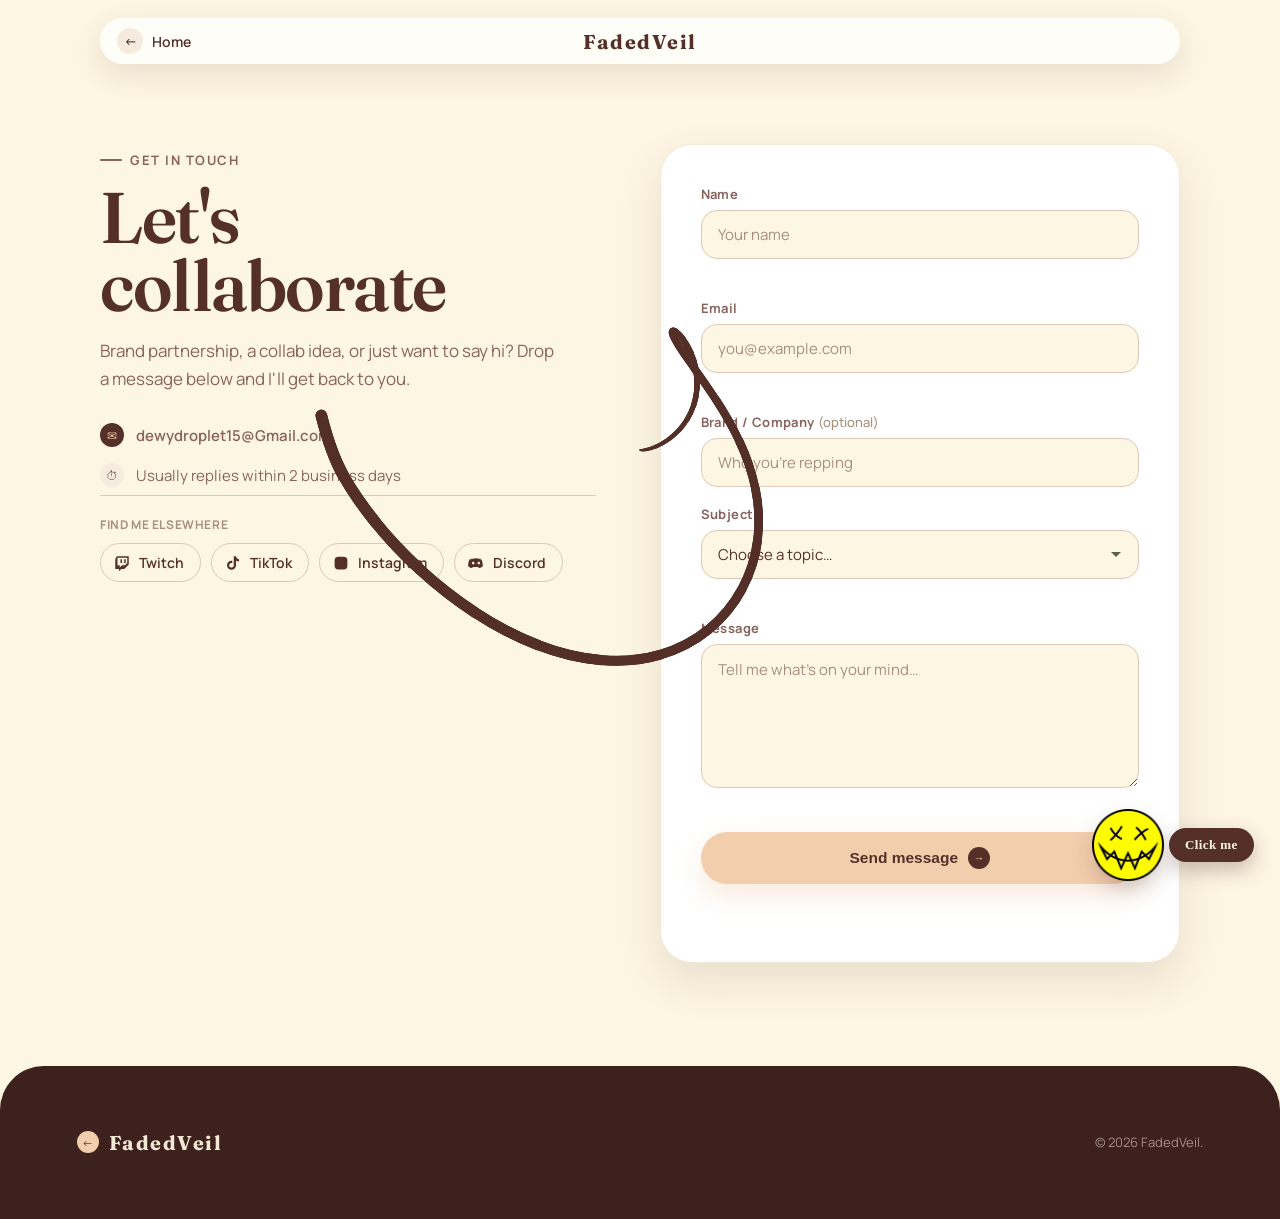
<file: pages/contactpage.html>
<!DOCTYPE html>
<html>

<head>
  <meta charset="utf-8">
  <meta name="viewport" content="width=device-width, initial-scale=1">

  <link rel="preconnect" href="https://fonts.googleapis.com">
  <link rel="preconnect" href="https://fonts.gstatic.com" crossorigin>
  <link href="https://fonts.googleapis.com/css2?family=Fraunces:opsz,wght@9..144,400;9..144,500;9..144,600;9..144,700&family=Manrope:wght@400;500;600;700&display=swap" rel="stylesheet">

  <link rel="stylesheet" href="../styles.css">
</head>

<body>

  <div class="wp-main">

    <!-- nav -->
    <header id="wp-navheader">
      <div id="wp-navbar">
        <a href="../index.html" class="wp-navlink-back wp-navL">
          <span class="wp-ico wp-ico--26 wp-ico--light">←</span>
          Home
        </a>
        <a href="../index.html" id="wp-logo">
          <span class="wp-wordmark">FadedVeil</span>
        </a>
      </div>
    </header>

    <!-- contact form -->
    <section class="wp-contact">
      <div class="wp-contact-grid">

        <!-- intro column -->
        <div class="wp-contact-intro">
          <span class="wp-eyebrow"><span class="wp-eyebrow-dash"></span>GET IN TOUCH</span>
          <h1 class="wp-heading wp-contact-title">Let's collaborate</h1>
          <p class="wp-contact-lead">
            Brand partnership, a collab idea, or just want to say hi?
            Drop a message below and I'll get back to you.
          </p>

          <ul class="wp-contact-points">
            <li class="wp-contact-point">
              <span class="wp-ico wp-ico--24 wp-ico--dark">✉</span>
              <a href="mailto:dewydroplet15@Gmail.com">dewydroplet15@Gmail.com</a>
            </li>
            <li class="wp-contact-point">
              <span class="wp-ico wp-ico--24 wp-ico--light">⏱</span>
              <span>Usually replies within 2 business days</span>
            </li>
          </ul>

          <div class="wp-contact-socials">
            <span class="wp-contact-socials-label">Find me elsewhere</span>
            <div class="wp-contact-social-links">

              <a href="https://www.twitch.tv/itz_fadedfrag" target="_blank" rel="noopener" class="wp-social-chip">
                <svg viewBox="0 0 24 24" class="wp-social-icon" aria-hidden="true">
                  <path d="M5 3 3 7v13h5v3l3-3h4l6-6V3H5Zm14 9-3 3h-4l-3 3v-3H6V5h13v7Z"/>
                  <path d="M15 7h2v5h-2zM10 7h2v5h-2z"/>
                </svg>
                <span>Twitch</span>
              </a>

              <a href="https://www.tiktok.com/@fadedfrag" target="_blank" rel="noopener" class="wp-social-chip">
                <svg viewBox="0 0 24 24" class="wp-social-icon" aria-hidden="true">
                  <path d="M16 3c.4 2.2 2 3.7 4 3.9V10c-1.5 0-2.9-.5-4-1.3V15a6 6 0 1 1-6-6c.3 0 .7 0 1 .1v3.1a3 3 0 1 0 2 2.8V3h3Z"/>
                </svg>
                <span>TikTok</span>
              </a>

              <a href="https://www.instagram.com/itz__fadedfrag" target="_blank" rel="noopener" class="wp-social-chip">
                <svg viewBox="0 0 24 24" class="wp-social-icon" aria-hidden="true">
                  <rect x="3.5" y="3.5" width="17" height="17" rx="5"/>
                  <circle cx="12" cy="12" r="4" fill="none" stroke="currentColor" stroke-width="1.6"/>
                  <circle cx="17" cy="7" r="1.1"/>
                </svg>
                <span>Instagram</span>
              </a>

              <a href="https://discord.com/invite/p7My4F4Hnc" target="_blank" rel="noopener" class="wp-social-chip">
                <svg viewBox="0 0 24 24" class="wp-social-icon" aria-hidden="true">
                  <path d="M8 5.5c-2.8.4-4.4 1.4-4.4 1.4S1.5 10.3 1.5 16.4c0 0 1.7 2.2 5.4 2.3l1-1.6c-.9-.3-1.8-.7-2.7-1.4.2.2.5.3.7.5 3.3 1.7 7.5 1.7 10.8 0 .2-.1.5-.3.7-.5-.9.7-1.8 1.1-2.7 1.4l1 1.6c3.7-.1 5.4-2.3 5.4-2.3 0-6.1-2.1-9.5-2.1-9.5S18.8 5.9 16 5.5l-.3.6c2.4.6 3.6 1.5 3.6 1.5-1.9-1-3.7-1.5-5.5-1.7-1.3-.1-2.6-.1-3.9 0-1.8.2-3.6.7-5.5 1.7 0 0 1.2-.9 3.6-1.5L8 5.5Zm.3 4.8c.9 0 1.7.8 1.7 1.8s-.8 1.8-1.7 1.8c-1 0-1.7-.8-1.7-1.8s.7-1.8 1.7-1.8Zm7.4 0c1 0 1.7.8 1.7 1.8s-.7 1.8-1.7 1.8c-.9 0-1.7-.8-1.7-1.8s.8-1.8 1.7-1.8Z"/>
                </svg>
                <span>Discord</span>
              </a>

            </div>
          </div>
        </div>

        <!-- form column -->
        <form class="wp-contact-card" id="wp-contact-form" novalidate>
          <div class="wp-field">
            <label class="wp-label" for="wp-name">Name</label>
            <input class="wp-input" id="wp-name" name="name" type="text" placeholder="Your name"
              autocomplete="name" required>
            <span class="wp-error" data-error-for="name"></span>
          </div>

          <div class="wp-field">
            <label class="wp-label" for="wp-email">Email</label>
            <input class="wp-input" id="wp-email" name="email" type="email" placeholder="you@example.com"
              autocomplete="email" required>
            <span class="wp-error" data-error-for="email"></span>
          </div>

          <div class="wp-field">
            <label class="wp-label" for="wp-company">Brand / Company <span class="wp-label-optional">(optional)</span></label>
            <input class="wp-input" id="wp-company" name="company" type="text" placeholder="Who you're repping"
              autocomplete="organization">
          </div>

          <div class="wp-field">
            <label class="wp-label" for="wp-subject">Subject</label>
            <select class="wp-input" id="wp-subject" name="subject" required>
              <option value="" disabled selected>Choose a topic…</option>
              <option value="sponsorship">Sponsorship / paid partnership</option>
              <option value="collab">Collab idea</option>
              <option value="design-work">Graphic design work / commission</option>
              <option value="press">Press / media</option>
              <option value="fan">Just saying hi</option>
              <option value="other">Something else</option>
            </select>
            <span class="wp-error" data-error-for="subject"></span>
          </div>

          <div class="wp-field">
            <label class="wp-label" for="wp-message">Message</label>
            <textarea class="wp-input wp-textarea" id="wp-message" name="message" rows="5"
              placeholder="Tell me what's on your mind…" required></textarea>
            <span class="wp-error" data-error-for="message"></span>
          </div>

          <button class="wp-btn wp-btn--yellow wp-contact-submit" type="submit">
            Send message
            <span class="wp-ico wp-ico--22 wp-ico--dark">→</span>
          </button>

          <p class="wp-contact-status" id="wp-contact-status" role="status" aria-live="polite"></p>
        </form>

      </div>
    </section>


    <!-- footer -->
    <footer class="wp-game-footer">
      <a href="../index.html" class="wp-game-footer-back">
        <span class="wp-ico wp-ico--22 wp-ico--yellow">←</span>
        <span class="wp-wordmark">
          FadedVeil
        </span>
      </a>
      <span class="wp-game-copyright">© 2026 FadedVeil.</span>
    </footer>

  </div>

  <canvas></canvas>

  <!-- ===== PRODUCT PROMO WIDGET ===== -->
  <a href="promo.html" id="wp-promo-widget" aria-label="Check out our new product">
    <span class="wp-promo-icon">
      <span class="wp-promo-ring"></span>
      <img src="../assets/promo_assets/icon.png" alt="">
    </span>
    <span class="wp-promo-label">Click me</span>
  </a>

  <script src="../scripts/contact.js"></script>
  <script src="../scripts/cursor.js" type="module"></script>
  <script src="../scripts/promo-widget.js" type="module"></script>

</body>

</html>
</file>
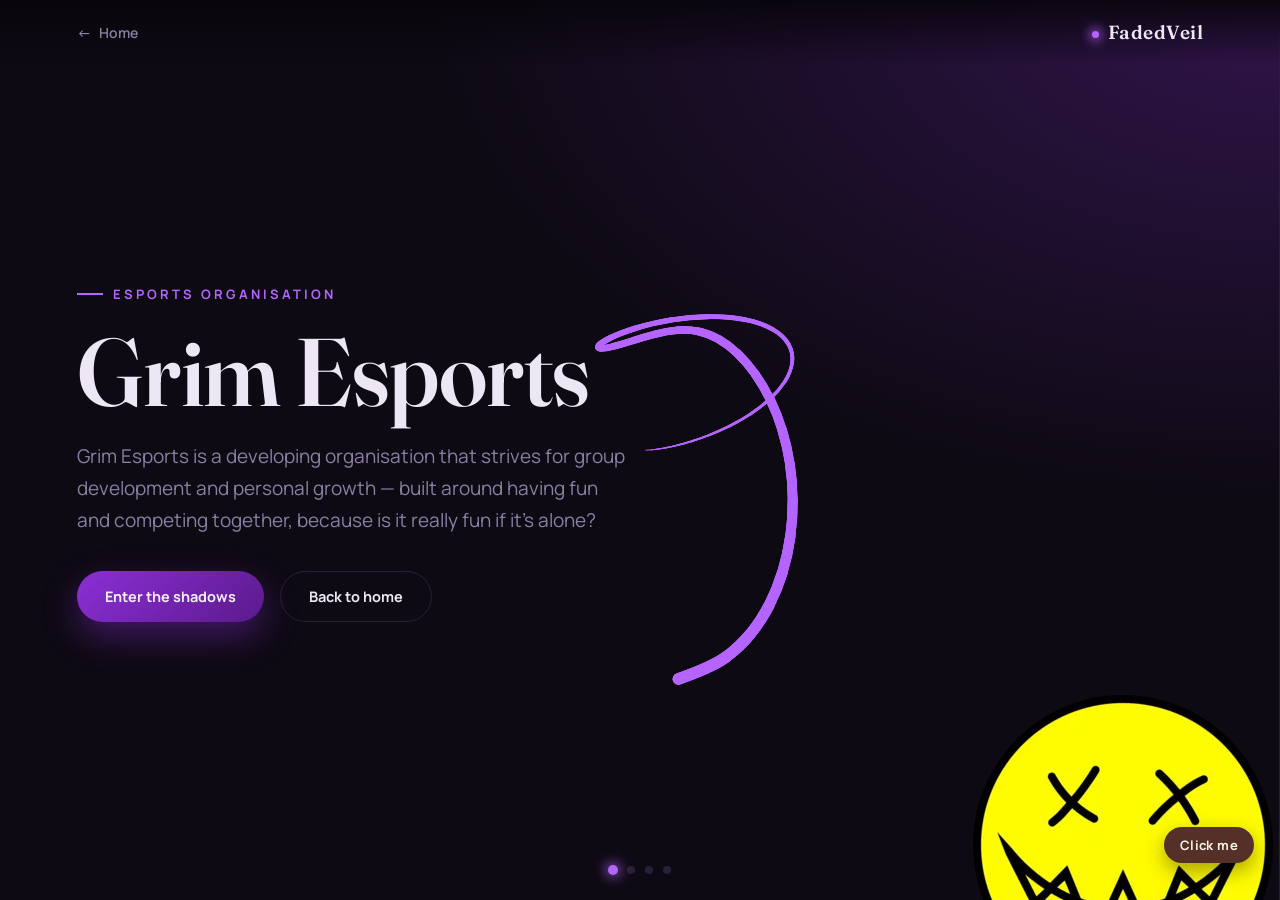
<file: pages/grim.html>
<!DOCTYPE html>
<html>

<head>
  <meta charset="utf-8">
  <meta name="viewport" content="width=device-width, initial-scale=1">

  <link rel="preconnect" href="https://fonts.googleapis.com">
  <link rel="preconnect" href="https://fonts.gstatic.com" crossorigin>
  <link href="https://fonts.googleapis.com/css2?family=Fraunces:opsz,wght@9..144,400;9..144,500;9..144,600;9..144,700&family=Manrope:wght@400;500;600;700&display=swap" rel="stylesheet">

  <title>Grim — FadedVeil</title>

  <style>
    /*=================================================================
      Grim Reaper palette — near-black void + violet accent, with a
      faint sickly-green undertone in the shadows for that "reaper's
      scythe glow" feel.
    =================================================================*/
    :root {
      --grim-bg:        #07050a;
      --grim-surface:   #0e0a14;
      --grim-surface-2: #150f1e;
      --grim-line:      #2a1f38;
      --grim-text:      #ece6f5;
      --grim-text-soft: #8b7fa3;
      --grim-accent:    #8b2fd6;
      --grim-accent-2:  #5b1a8c;
      --grim-glow:      #b565ff;
      --grim-mist:      #3fdca0;   /* faint spectral green, used sparingly */

      --cursor-color: #b565ff;
      --wp-gutter: clamp(24px, 6vw, 84px);
    }

    * { box-sizing: border-box; }
    html, body {
      margin: 0;
      padding: 0;
      cursor: none;
      background: var(--grim-bg);
    }
    body {
      font-family: 'Manrope', sans-serif;
      color: var(--grim-text);
    }
    /* Desktop/tablet only: lock the page to one screen and hand scrolling
       over to the horizontal track below. Written mobile-first (as a
       min-width query) so phones just get normal, native vertical
       document scrolling with nothing overridden or fought against. */
    @media (min-width: 761px) {
      html, body {
        height: 100vh;
        overflow: hidden; /* the horizontal scroller owns scrolling */
        overscroll-behavior: none;
      }
    }
    canvas {
      position: fixed;
      top: 0; left: 0;
      width: 100%; height: 100%;
      pointer-events: none;
      z-index: 999;
    }
    h1, h2, h3 {
      font-family: 'Fraunces', serif;
      font-weight: 600;
      margin: 0;
      letter-spacing: -.5px;
    }
    a { color: inherit; }

    /* faint drifting fog, purely decorative, sits above bg / below content */
    .wp-grim-fog {
      position: fixed;
      inset: 0;
      z-index: 0;
      pointer-events: none;
      background:
        radial-gradient(60% 50% at 15% 20%, rgba(139,47,214,.16), transparent 60%),
        radial-gradient(50% 40% at 85% 75%, rgba(63,220,160,.05), transparent 60%),
        radial-gradient(70% 60% at 50% 100%, rgba(91,26,140,.20), transparent 60%);
    }

    /*=================================================================
      NAV — fixed, sits above the horizontal scroller, unaffected by
      the rotated scroll
    =================================================================*/
    #wp-grim-nav {
      position: fixed;
      top: 0; left: 0; right: 0;
      z-index: 50;
      padding: 20px var(--wp-gutter);
      display: flex;
      align-items: center;
      justify-content: space-between;
      background: linear-gradient(180deg, rgba(7,5,10,.9) 0%, rgba(7,5,10,0) 100%);
    }
    .wp-grim-navlink-back {
      display: inline-flex;
      align-items: center;
      gap: 8px;
      text-decoration: none;
      font-weight: 600;
      font-size: 14px;
      color: var(--grim-text-soft);
      transition: color .18s ease;
    }
    .wp-grim-navlink-back:hover { color: var(--grim-text); }
    .wp-grim-wordmark {
      font-family: 'Fraunces', serif;
      font-weight: 600;
      font-size: 19px;
      text-decoration: none;
      color: var(--grim-text);
      letter-spacing: .5px;
    }
    .wp-grim-wordmark::before {
      content: '';
      display: inline-block;
      width: 7px; height: 7px;
      border-radius: 50%;
      background: var(--grim-glow);
      box-shadow: 0 0 12px 2px var(--grim-glow);
      margin-right: 9px;
      vertical-align: middle;
    }

    /* progress dots — one per panel, shows where you are along the
       horizontal scroll. Fixed at bottom center. */
    #wp-grim-dots {
      position: fixed;
      bottom: 26px;
      left: 50%;
      transform: translateX(-50%);
      z-index: 50;
      display: flex;
      gap: 10px;
    }
    .wp-grim-dot {
      width: 8px; height: 8px;
      border-radius: 50%;
      background: var(--grim-line);
      border: none;
      padding: 0;
      cursor: none;
      transition: background .2s ease, transform .2s ease, box-shadow .2s ease;
    }
    .wp-grim-dot.is-active {
      background: var(--grim-glow);
      box-shadow: 0 0 10px 1px var(--grim-glow);
      transform: scale(1.25);
    }

    /* subtle scroll hint, fades out once the user has moved */
    #wp-grim-hint {
      position: fixed;
      bottom: 96px;
      right: var(--wp-gutter);
      z-index: 50;
      display: flex;
      align-items: center;
      gap: 8px;
      font-size: 12px;
      letter-spacing: 1.5px;
      text-transform: uppercase;
      color: var(--grim-text-soft);
      transition: opacity .5s ease;
    }
    #wp-grim-hint span.wp-grim-arrow {
      display: inline-block;
      animation: wpgrimnudge 1.6s ease-in-out infinite;
    }
    @keyframes wpgrimnudge {
      0%, 100% { transform: translateX(0); }
      50% { transform: translateX(6px); }
    }
    #wp-grim-hint.is-hidden { opacity: 0; }

    /*=================================================================
      HORIZONTAL SCROLLER — the "rotated 90°" behaviour: panels sit in
      a row, the container scrolls on the X axis with snap points.
      A wheel listener converts normal vertical scroll input into
      horizontal movement so it behaves like a vertical page turned
      on its side; trackpad users can also just scroll sideways.
    =================================================================*/
    #wp-grim-track {
      display: block;
    }
    #wp-grim-track::-webkit-scrollbar { display: none; }
    #wp-grim-track { scrollbar-width: none; }

    .wp-grim-panel {
      width: auto;
      min-height: 100vh;
      display: flex;
      flex-direction: column;
      text-align: left;
      align-items: flex-start;
      position: relative;
      border-bottom: 1px solid var(--grim-line);
      padding: 120px 24px 70px;
    }

    @media (min-width: 761px) {
      #wp-grim-track {
        height: 100vh;
        width: 100vw;
        display: flex;
        overflow-x: auto;
        overflow-y: hidden;
        scroll-snap-type: x mandatory;
        scroll-behavior: smooth;
        position: relative;
        z-index: 1;
      }

      .wp-grim-panel {
        flex: 0 0 100vw;
        width: 100vw;
        height: 100vh;
        min-height: 0;
        scroll-snap-align: start;
        flex-direction: row;
        align-items: center;
        text-align: inherit;
        overflow: hidden;
        border-right: 1px solid var(--grim-line);
        border-bottom: none;
        padding: 0;
      }
    }

    /* ---------- Panel 1 — hero ---------- */
    .wp-grim-panel--hero {
      background:
        radial-gradient(120% 100% at 100% 0%, rgba(139,47,214,.28), transparent 55%),
        var(--grim-surface);
      padding: 0 var(--wp-gutter);
    }
    .wp-grim-hero-eyebrow {
      display: inline-flex;
      align-items: center;
      gap: 10px;
      font-size: 13px;
      font-weight: 700;
      letter-spacing: 3px;
      text-transform: uppercase;
      color: var(--grim-glow);
      margin-bottom: 22px;
    }
    .wp-grim-hero-eyebrow::before {
      content: '';
      width: 26px; height: 2px;
      background: var(--grim-glow);
    }
    .wp-grim-panel--hero h1 {
      font-size: clamp(48px, 8vw, 96px);
      line-height: .96;
      margin-bottom: 22px;
      max-width: 12ch;
    }
    .wp-grim-panel--hero p {
      font-size: clamp(16px, 1.6vw, 19px);
      line-height: 1.7;
      color: var(--grim-text-soft);
      max-width: 46ch;
      margin: 0 0 34px;
    }
    .wp-grim-hero-buttons {
      display: flex;
      gap: 16px;
      flex-wrap: wrap;
    }
    .wp-grim-btn {
      display: inline-flex;
      align-items: center;
      gap: 10px;
      text-decoration: none;
      font-weight: 700;
      font-size: 14.5px;
      padding: 15px 28px;
      border-radius: 999px;
      transition: transform .18s ease, box-shadow .18s ease;
    }
    .wp-grim-btn--fill {
      background: linear-gradient(135deg, var(--grim-accent), var(--grim-accent-2));
      color: #f6eeff;
      box-shadow: 0 14px 34px rgba(139,47,214,.4);
    }
    .wp-grim-btn--fill:hover { transform: translateY(-3px); }
    .wp-grim-btn--outline {
      border: 1.5px solid var(--grim-line);
      color: var(--grim-text);
    }
    .wp-grim-btn--outline:hover { border-color: var(--grim-glow); color: var(--grim-glow); }

    /* ---------- Panel 2 — schedule / designs ---------- */
    .wp-grim-panel--schedule {
      background: var(--grim-bg);
      justify-content: center;
      padding: 0 var(--wp-gutter);
      gap: clamp(28px, 4vw, 64px);
    }
    .wp-grim-schedule-copy {
      flex: 0 0 auto;
      max-width: 320px;
    }
    .wp-grim-schedule-copy .wp-grim-hero-eyebrow { color: var(--grim-mist); }
    .wp-grim-schedule-copy .wp-grim-hero-eyebrow::before { background: var(--grim-mist); }
    .wp-grim-schedule-copy h2 {
      font-size: clamp(28px, 3.4vw, 40px);
      margin-bottom: 16px;
    }
    .wp-grim-schedule-copy p {
      font-size: 15px;
      line-height: 1.7;
      color: var(--grim-text-soft);
    }
    .wp-grim-schedule-img {
      max-height: 74vh;
      width: auto;
      max-width: 46vw;
      border-radius: 20px;
      border: 1px solid var(--grim-line);
      box-shadow: 0 30px 70px rgba(0,0,0,.6), 0 0 60px rgba(139,47,214,.12);
    }

    /* ---------- Panel 3 — about / mission ---------- */
    .wp-grim-panel--about {
      background:
        radial-gradient(90% 90% at 0% 100%, rgba(63,220,160,.06), transparent 55%),
        var(--grim-surface-2);
      justify-content: center;
      padding: 0 var(--wp-gutter);
    }
    .wp-grim-about-inner {
      max-width: 620px;
    }
    .wp-grim-about-inner p {
      font-size: clamp(17px, 1.7vw, 20px);
      line-height: 1.75;
      color: var(--grim-text);
      margin: 0 0 22px;
    }
    .wp-grim-about-inner p:last-of-type { margin-bottom: 0; }
    .wp-grim-welcome {
      color: var(--grim-glow);
      font-size: clamp(30px, 4vw, 42px);
      font-family: 'Fraunces', serif;
      margin: 36px 0 !important;
      text-shadow: 0 0 30px rgba(181,101,255,.4);
    }

    /* ---------- Panel 4 — closing / footer ---------- */
    .wp-grim-panel--end {
      background: var(--grim-bg);
      justify-content: center;
      text-align: center;
      padding: 0 var(--wp-gutter);
    }
    .wp-grim-end-inner { max-width: 520px; }
    .wp-grim-end-inner .wp-grim-wordmark {
      display: inline-flex;
      align-items: center;
      justify-content: center;
      font-size: 26px;
      margin-bottom: 22px;
    }
    .wp-grim-end-inner p {
      font-size: 16px;
      line-height: 1.7;
      color: var(--grim-text-soft);
      margin: 0 0 30px;
    }
    .wp-grim-end-footer {
      margin-top: 20px;
      padding-top: 20px;
      border-top: 1px solid var(--grim-line);
      display: flex;
      align-items: center;
      justify-content: center;
      gap: 20px;
      flex-wrap: wrap;
      font-size: 13px;
      color: var(--grim-text-soft);
    }
    .wp-grim-end-footer a { text-decoration: none; }
    .wp-grim-end-footer a:hover { color: var(--grim-text); }

    /*=================================================================
      Narrow screens (base layout — see the min-width: 761px query
      above for the desktop horizontal-scroller version): the progress
      dots and "scroll" hint only make sense for the horizontal
      scroller, so hide them, and keep the schedule panel stacked.
    =================================================================*/
    .wp-grim-schedule-img { max-width: 100%; max-height: none; }
    @media (max-width: 760px) {
      #wp-grim-dots, #wp-grim-hint { display: none; }
    }
    @media (min-width: 761px) {
      .wp-grim-panel--schedule { flex-direction: row; }
      .wp-grim-schedule-img { max-height: 74vh; max-width: 46vw; }
    }

    /*=================================================================
      Product promo — floating "click me" widget (self-contained copy,
      since this page doesn't load the shared styles.css)
    =================================================================*/
    #wp-promo-widget {
        position: fixed;
        right: 26px;
        bottom: 26px;
        z-index: 1200;
        display: flex;
        align-items: center;
        gap: 12px;
        text-decoration: none;
        opacity: 0;
        transform: translateY(50px) scale(.4) rotate(-15deg);
        animation: wppromo-in .75s cubic-bezier(.34,1.56,.64,1) 1.1s forwards;
        cursor: pointer;
    }
    #wp-promo-widget .wp-promo-icon {
        position: relative;
        flex: none;
        width: 58px;
        height: 58px;
        border-radius: 50%;
        background: linear-gradient(145deg, #f2cead, #e2a86b);
        display: flex;
        align-items: center;
        justify-content: center;
        font-size: 26px;
        box-shadow: 0 10px 26px rgba(0,0,0,.4);
        transition: transform .18s ease;
    }
    #wp-promo-widget .wp-promo-ring {
        position: absolute;
        inset: -6px;
        border-radius: 50%;
        border: 2px solid rgba(242,206,173,.75);
        opacity: 0;
    }
    #wp-promo-widget.wp-promo-settled .wp-promo-ring {
        animation: wppromo-pulse 2.2s ease-out infinite;
    }
    #wp-promo-widget .wp-promo-label {
        background: #543029;
        color: #fdf6e3;
        font-weight: 700;
        font-size: 13px;
        letter-spacing: .4px;
        padding: 9px 16px;
        border-radius: 999px;
        white-space: nowrap;
        box-shadow: 0 8px 20px rgba(0,0,0,.35);
        opacity: 0;
        transform: translateX(8px);
        transition: opacity .3s ease, transform .3s ease;
    }
    #wp-promo-widget.wp-promo-settled .wp-promo-label {
        opacity: 1;
        transform: translateX(0);
    }
    #wp-promo-widget:hover .wp-promo-icon {
        transform: scale(1.08);
    }
    @keyframes wppromo-in {
        0%   { opacity: 0; transform: translateY(50px) scale(.4) rotate(-15deg); }
        55%  { opacity: 1; transform: translateY(-10px) scale(1.1) rotate(6deg); }
        75%  { transform: translateY(4px) scale(.96) rotate(-3deg); }
        100% { opacity: 1; transform: translateY(0) scale(1) rotate(0); }
    }
    @keyframes wppromo-pulse {
        0%   { transform: scale(1);   opacity: .55; }
        100% { transform: scale(1.5); opacity: 0; }
    }
    @media (prefers-reduced-motion: reduce) {
        #wp-promo-widget { animation: none; opacity: 1; transform: none; }
        #wp-promo-widget .wp-promo-ring { animation: none; }
    }
    @media (max-width: 480px) {
        #wp-promo-widget { right: 16px; bottom: 16px; gap: 8px; }
        #wp-promo-widget .wp-promo-icon { width: 50px; height: 50px; font-size: 22px; }
        #wp-promo-widget .wp-promo-label { font-size: 11.5px; padding: 7px 12px; }
    }
  </style>
</head>

<body>

  <canvas></canvas>
  <div class="wp-grim-fog"></div>

  <header id="wp-grim-nav">
    <a href="../index.html" class="wp-grim-navlink-back">
      <span>←</span> Home
    </a>
    <a href="../index.html" class="wp-grim-wordmark">FadedVeil</a>
  </header>

  <div id="wp-grim-track">

    <!-- Panel 1: hero -->
    <section class="wp-grim-panel wp-grim-panel--hero">
      <div>
        <div class="wp-grim-hero-eyebrow">Esports Organisation</div>
        <h1>Grim Esports</h1>
        <p>
          Grim Esports is a developing organisation that strives for group development and personal
          growth — built around having fun and competing together, because is it really fun if it's alone?
        </p>
        <div class="wp-grim-hero-buttons">
          <a href="#about" class="wp-grim-btn wp-grim-btn--fill" data-grim-scrollto="about">
            Enter the shadows
          </a>
          <a href="../index.html" class="wp-grim-btn wp-grim-btn--outline">
            Back to home
          </a>
        </div>
      </div>
    </section>

    <!-- Panel 2: schedule -->
    <section class="wp-grim-panel wp-grim-panel--schedule">
      <div class="wp-grim-schedule-copy">
        <div class="wp-grim-hero-eyebrow">What do I do</div>
        <h2>GRM FadedVeil</h2>
        <p>Streamer and Social Media Manager for Grim Esports — building community, creating content, and keeping the brand alive online.</p>
      </div>
      <img class="wp-grim-schedule-img" src="../assets/grim_assets/Pooksie_hub_18.png" alt="Grim Esports weekly stream schedule">
    </section>

    <!-- Panel 3: about / mission -->
    <section id="about" class="wp-grim-panel wp-grim-panel--about">
      <div class="wp-grim-about-inner">
        <p>
          The organisation branches out into more than just the competitive gaming field — it focuses on engaging
          with the community, Grim players, and content creators' personal development. We want to create a place
          where we can build friendships, develop skills and spark ambition.
        </p>
        <p>
          From the competitive teams to the joy of content creation and community involvement — Grim has it all.
        </p>
        <p>
          We are built upon teamwork, respect, dedication and community, with one simple mission in mind:
          to support current and upcoming talent within the esports community.
        </p>
        <p class="wp-grim-welcome">Welcome to Grim Esports</p>
      </div>
    </section>

    <!-- Panel 4: closing -->
    <section class="wp-grim-panel wp-grim-panel--end">
      <div class="wp-grim-end-inner">
        <a href="../index.html" class="wp-grim-wordmark">FadedVeil</a>
        <p>Enter the shadows. Build your legacy and become a supporter of the Grim organisation.</p>
        <div class="wp-grim-end-footer">
          <span>© 2026 FadedVeil.</span>
          <a href="../index.html">Back to home</a>
        </div>
      </div>
    </section>

  </div>

  <div id="wp-grim-dots"></div>
  <div id="wp-grim-hint"><span>Scroll</span><span class="wp-grim-arrow">→</span></div>

  <script>
    (function () {
      const track = document.getElementById('wp-grim-track');
      const panels = Array.from(track.querySelectorAll('.wp-grim-panel'));
      const dotsWrap = document.getElementById('wp-grim-dots');
      const hint = document.getElementById('wp-grim-hint');

      // build progress dots
      const dots = panels.map((panel, i) => {
        const b = document.createElement('button');
        b.className = 'wp-grim-dot';
        b.setAttribute('aria-label', 'Go to section ' + (i + 1));
        b.addEventListener('click', () => {
          track.scrollTo({ left: panel.offsetLeft, behavior: 'smooth' });
        });
        dotsWrap.appendChild(b);
        return b;
      });

      function isMobileLayout() {
        return window.matchMedia('(max-width: 760px)').matches;
      }

      function updateDots() {
        if (isMobileLayout()) return;
        const idx = Math.round(track.scrollLeft / window.innerWidth);
        dots.forEach((d, i) => d.classList.toggle('is-active', i === idx));
      }
      updateDots();
      track.addEventListener('scroll', updateDots, { passive: true });

      // convert normal vertical scroll input (mouse wheel / trackpad-up-down)
      // into a jump to the next/previous section, so one scroll gesture =
      // one section change (like paging through the vertical site, just
      // sideways). A short lockout stops a single gesture firing many
      // times. Trackpad swipes that are already mostly horizontal are
      // left alone so natural sideways scrolling still works.
      let wheelLocked = false;
      track.addEventListener('wheel', (e) => {
        if (isMobileLayout()) return;

        const horizontalIntent = Math.abs(e.deltaX) > Math.abs(e.deltaY);
        if (horizontalIntent) return; // let native horizontal scroll happen

        e.preventDefault();
        if (wheelLocked) return;
        if (Math.abs(e.deltaY) < 4) return; // ignore tiny/noise events

        const idx = Math.round(track.scrollLeft / window.innerWidth);
        const dir = e.deltaY > 0 ? 1 : -1;
        const next = Math.max(0, Math.min(panels.length - 1, idx + dir));

        if (next !== idx) {
          wheelLocked = true;
          track.scrollTo({ left: panels[next].offsetLeft, behavior: 'smooth' });
          setTimeout(() => { wheelLocked = false; }, 700);
        }
      }, { passive: false });

      // keyboard left/right/arrow navigation between panels
      window.addEventListener('keydown', (e) => {
        if (isMobileLayout()) return;
        if (e.key !== 'ArrowRight' && e.key !== 'ArrowLeft') return;
        const idx = Math.round(track.scrollLeft / window.innerWidth);
        const next = e.key === 'ArrowRight' ? Math.min(idx + 1, panels.length - 1) : Math.max(idx - 1, 0);
        track.scrollTo({ left: panels[next].offsetLeft, behavior: 'smooth' });
      });

      // fade the scroll hint once the user has moved
      track.addEventListener('scroll', () => {
        if (track.scrollLeft > 40) hint.classList.add('is-hidden');
      }, { passive: true });

      // smooth-scroll for the in-page "Enter the shadows" link
      document.querySelectorAll('[data-grim-scrollto]').forEach(a => {
        a.addEventListener('click', (e) => {
          const target = document.getElementById(a.getAttribute('data-grim-scrollto'));
          if (target) {
            e.preventDefault();
            track.scrollTo({ left: target.offsetLeft, behavior: 'smooth' });
          }
        });
      });
    })();
  </script>

  <!-- ===== PRODUCT PROMO WIDGET ===== -->
  <a href="promo.html" id="wp-promo-widget" aria-label="Check out our new product">
    <span class="wp-promo-icon">
      <span class="wp-promo-ring"></span>
      <img src="../assets/promo_assets/icon.png" alt="">
    </span>
    <span class="wp-promo-label">Click me</span>
  </a>

  <script src="../scripts/cursor.js" type="module"></script>
  <script src="../scripts/promo-widget.js" type="module"></script>

</body>

</html>
</file>
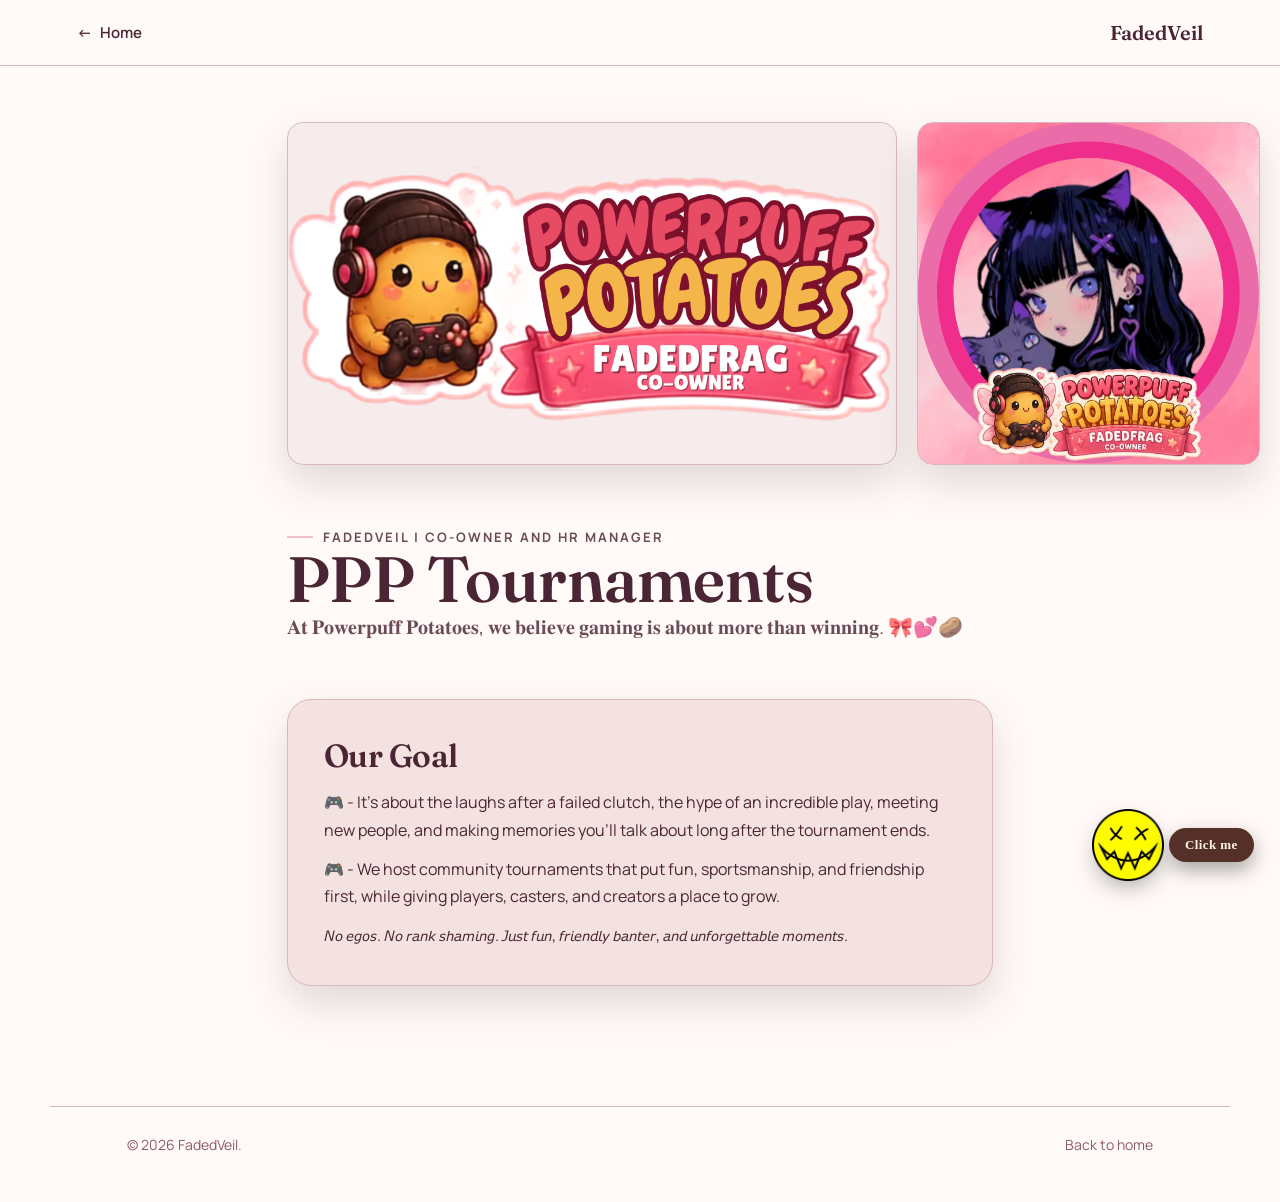
<file: pages/ppp.html>
<!DOCTYPE html>
<html>

<head>
  <meta charset="utf-8">
  <meta name="viewport" content="width=device-width, initial-scale=1">

  <link rel="preconnect" href="https://fonts.googleapis.com">
  <link rel="preconnect" href="https://fonts.gstatic.com" crossorigin>
  <link href="https://fonts.googleapis.com/css2?family=Fraunces:opsz,wght@9..144,400;9..144,500;9..144,600;9..144,700&family=Manrope:wght@400;500;600;700&display=swap" rel="stylesheet">

  <link rel="stylesheet" href="../styles-info.css">

  <!-- page-specific palette override — edit these to taste -->
  <style>
    :root {
      --info-bg:          #f6ecec;
      --info-surface:     #fffaf8;
      --info-surface-alt: #f3e2e0;
      --info-text:        #4a2634;
      --info-text-soft:   #8c5b68;
      --info-accent:      #e8b4bc;
      --info-accent-text: #4a2634;
      --info-border:      #d9b8bd;
      --info-shadow:      rgba(74, 38, 52, .16);

      --cursor-color: #e8b4bc; /* matches this page's accent */
    }

    /*=================================================================
      Product promo — floating "click me" widget (self-contained copy,
      since this page doesn't load the shared styles.css)
    =================================================================*/
    #wp-promo-widget {
        position: fixed;
        right: 26px;
        bottom: 26px;
        z-index: 1200;
        display: flex;
        align-items: center;
        gap: 12px;
        text-decoration: none;
        opacity: 0;
        transform: translateY(50px) scale(.4) rotate(-15deg);
        animation: wppromo-in .75s cubic-bezier(.34,1.56,.64,1) 1.1s forwards;
        cursor: pointer;
    }
    #wp-promo-widget .wp-promo-icon {
        position: relative;
        flex: none;
        width: 58px;
        height: 58px;
        border-radius: 50%;
        background: linear-gradient(145deg, #f2cead, #e2a86b);
        display: flex;
        align-items: center;
        justify-content: center;
        font-size: 26px;
        box-shadow: 0 10px 26px rgba(0,0,0,.4);
        transition: transform .18s ease;
    }
    #wp-promo-widget .wp-promo-ring {
        position: absolute;
        inset: -6px;
        border-radius: 50%;
        border: 2px solid rgba(242,206,173,.75);
        opacity: 0;
    }
    #wp-promo-widget.wp-promo-settled .wp-promo-ring {
        animation: wppromo-pulse 2.2s ease-out infinite;
    }
    #wp-promo-widget .wp-promo-label {
        background: #543029;
        color: #fdf6e3;
        font-weight: 700;
        font-size: 13px;
        letter-spacing: .4px;
        padding: 9px 16px;
        border-radius: 999px;
        white-space: nowrap;
        box-shadow: 0 8px 20px rgba(0,0,0,.35);
        opacity: 0;
        transform: translateX(8px);
        transition: opacity .3s ease, transform .3s ease;
    }
    #wp-promo-widget.wp-promo-settled .wp-promo-label {
        opacity: 1;
        transform: translateX(0);
    }
    #wp-promo-widget:hover .wp-promo-icon {
        transform: scale(1.08);
    }
    @keyframes wppromo-in {
        0%   { opacity: 0; transform: translateY(50px) scale(.4) rotate(-15deg); }
        55%  { opacity: 1; transform: translateY(-10px) scale(1.1) rotate(6deg); }
        75%  { transform: translateY(4px) scale(.96) rotate(-3deg); }
        100% { opacity: 1; transform: translateY(0) scale(1) rotate(0); }
    }
    @keyframes wppromo-pulse {
        0%   { transform: scale(1);   opacity: .55; }
        100% { transform: scale(1.5); opacity: 0; }
    }
    @media (prefers-reduced-motion: reduce) {
        #wp-promo-widget { animation: none; opacity: 1; transform: none; }
        #wp-promo-widget .wp-promo-ring { animation: none; }
    }
    @media (max-width: 480px) {
        #wp-promo-widget { right: 16px; bottom: 16px; gap: 8px; }
        #wp-promo-widget .wp-promo-icon { width: 50px; height: 50px; font-size: 22px; }
        #wp-promo-widget .wp-promo-label { font-size: 11.5px; padding: 7px 12px; }
    }
  </style>

  <title>PPP Tournaments — FadedVeil</title>
</head>

<body>

  <canvas></canvas>

  <div class="wp-info-main">

    <header id="wp-info-navheader">
      <div id="wp-info-navbar">
        <a href="../index.html" class="wp-info-navlink-back">
          <span>←</span>
          Home
        </a>
        <a href="../index.html" class="wp-info-wordmark">FadedVeil</a>
      </div>
    </header>

    <!-- two image tiles above the title -->
    <div class="wp-info-top-images">
      <div class="wp-info-top-imageL" style="background-image: url('../assets/ppp_assets/ppp_logo.png');"></div>
      <div class="wp-info-top-imageR" style="background-image: url('../assets/ppp_assets/Pooksie_hub_9.png');"></div>
    </div>

    <section class="wp-info-hero wp-info-hero--plain">
      <div class="wp-info-eyebrow">
        <span class="wp-info-eyebrow-dash"></span>
        FadedVeil | Co-Owner and HR Manager
      </div>
      <h1>PPP Tournaments</h1>
      <p class="wp-info-hero-lead">
        𝐀𝐭 𝐏𝐨𝐰𝐞𝐫𝐩𝐮𝐟𝐟 𝐏𝐨𝐭𝐚𝐭𝐨𝐞𝐬, 𝐰𝐞 𝐛𝐞𝐥𝐢𝐞𝐯𝐞 𝐠𝐚𝐦𝐢𝐧𝐠 𝐢𝐬 𝐚𝐛𝐨𝐮𝐭 𝐦𝐨𝐫𝐞 𝐭𝐡𝐚𝐧 𝐰𝐢𝐧𝐧𝐢𝐧𝐠. 🎀💕🥔
      </p>
    </section>

    <div class="wp-info-body">

      <div class="wp-info-section wp-info-card">
        <h2>Our Goal</h2>
        <p>
          🎮 - It's about the laughs after a failed clutch, the hype of an incredible play, meeting new people, and making memories you'll talk about long after the tournament ends.
        </p>
        <p>
          🎮 - We host community tournaments that put fun, sportsmanship, and friendship first, while giving players, casters, and creators a place to grow.
        </p>
        <p>
          𝘕𝘰 𝘦𝘨𝘰𝘴. 𝘕𝘰 𝘳𝘢𝘯𝘬 𝘴𝘩𝘢𝘮𝘪𝘯𝘨. 𝘑𝘶𝘴𝘵 𝘧𝘶𝘯, 𝘧𝘳𝘪𝘦𝘯𝘥𝘭𝘺 𝘣𝘢𝘯𝘵𝘦𝘳, 𝘢𝘯𝘥 𝘶𝘯𝘧𝘰𝘳𝘨𝘦𝘵𝘵𝘢𝘣𝘭𝘦 𝘮𝘰𝘮𝘦𝘯𝘵𝘴.
        </p>
      </div>

    </div>

    <footer class="wp-info-footer">
      <span>© 2026 FadedVeil.</span>
      <a href="../index.html">Back to home</a>
    </footer>

  </div>

  <script type="module">
    // Custom build of tholman/cursor-effects' fairyDustCursor — the library
    // only exposes a `colors` option, not size, so this is the same effect
    // with the sparkle font bumped up (21px -> 38px) for bigger particles.
    function fairyDustCursor(options) {
      const colors = (options && options.colors) || ["#D61C59", "#E7D84B", "#1B8798"];
      const el = (options && options.element) || document.body;
      let width = window.innerWidth, height = window.innerHeight;
      const cursor = { x: width / 2, y: width / 2 };
      const lastPos = { x: width / 2, y: width / 2 };
      const particles = [];
      const canvImages = [];
      let canvas, context, animationFrame;
      const SPARKLE_SIZE = "38px serif"; // bumped up from the library default of 21px
      const reduceMotion = window.matchMedia("(prefers-reduced-motion: reduce)");
      const isMobile = window.matchMedia("(max-width: 760px), (hover: none), (pointer: coarse)");

      function init() {
        if (reduceMotion.matches || isMobile.matches) {
          return false;
        }
        canvas = document.createElement("canvas");
        context = canvas.getContext("2d");
        canvas.style.top = "0px";
        canvas.style.left = "0px";
        canvas.style.pointerEvents = "none";
        if (options && options.element) {
          canvas.style.position = "absolute";
          el.appendChild(canvas);
          canvas.width = el.clientWidth;
          canvas.height = el.clientHeight;
        } else {
          canvas.style.position = "fixed";
          el.appendChild(canvas);
          canvas.width = width;
          canvas.height = height;
        }
        context.font = SPARKLE_SIZE;
        context.textBaseline = "middle";
        context.textAlign = "center";

        colors.forEach((color) => {
          const measurements = context.measureText("*");
          const cvs = document.createElement("canvas");
          const ctx = cvs.getContext("2d");
          cvs.width = measurements.width;
          cvs.height = measurements.actualBoundingBoxAscent + measurements.actualBoundingBoxDescent;
          ctx.fillStyle = color;
          ctx.textAlign = "center";
          ctx.font = SPARKLE_SIZE;
          ctx.textBaseline = "middle";
          ctx.fillText("*", cvs.width / 2, measurements.actualBoundingBoxAscent);
          canvImages.push(cvs);
        });

        el.addEventListener("mousemove", onMouseMove);
        el.addEventListener("touchmove", onTouchMove, { passive: true });
        el.addEventListener("touchstart", onTouchMove, { passive: true });
        window.addEventListener("resize", onWindowResize);
        loop();
      }

      function onWindowResize() {
        width = window.innerWidth;
        height = window.innerHeight;
        if (options && options.element) {
          canvas.width = el.clientWidth;
          canvas.height = el.clientHeight;
        } else {
          canvas.width = width;
          canvas.height = height;
        }
      }

      function onTouchMove(e) {
        if (e.touches.length > 0) {
          for (let i = 0; i < e.touches.length; i++) {
            addParticle(e.touches[i].clientX, e.touches[i].clientY, canvImages[Math.floor(Math.random() * canvImages.length)]);
          }
        }
      }

      function onMouseMove(e) {
        window.requestAnimationFrame(() => {
          if (options && options.element) {
            const rect = el.getBoundingClientRect();
            cursor.x = e.clientX - rect.left;
            cursor.y = e.clientY - rect.top;
          } else {
            cursor.x = e.clientX;
            cursor.y = e.clientY;
          }
          if (Math.hypot(cursor.x - lastPos.x, cursor.y - lastPos.y) > 1.5) {
            addParticle(cursor.x, cursor.y, canvImages[Math.floor(Math.random() * canvImages.length)]);
            lastPos.x = cursor.x;
            lastPos.y = cursor.y;
          }
        });
      }

      function addParticle(x, y, img) {
        particles.push(new Particle(x, y, img));
      }

      function updateParticles() {
        if (particles.length === 0) return;
        context.clearRect(0, 0, width, height);
        for (let i = 0; i < particles.length; i++) particles[i].update(context);
        for (let i = particles.length - 1; i >= 0; i--) if (particles[i].lifeSpan < 0) particles.splice(i, 1);
        if (particles.length === 0) context.clearRect(0, 0, width, height);
      }

      function loop() {
        updateParticles();
        animationFrame = requestAnimationFrame(loop);
      }

      function destroy() {
        canvas.remove();
        cancelAnimationFrame(animationFrame);
        el.removeEventListener("mousemove", onMouseMove);
        el.removeEventListener("touchmove", onTouchMove);
        el.removeEventListener("touchstart", onTouchMove);
        window.removeEventListener("resize", onWindowResize);
      }

      function Particle(x, y, canv) {
        this.initialLifeSpan = Math.floor(30 * Math.random() + 60);
        this.lifeSpan = this.initialLifeSpan;
        this.velocity = { x: (Math.random() < 0.5 ? -1 : 1) * (Math.random() / 2), y: 0.7 * Math.random() + 0.9 };
        this.position = { x, y };
        this.canv = canv;
        this.update = function (ctx) {
          this.position.x += this.velocity.x;
          this.position.y += this.velocity.y;
          this.lifeSpan--;
          this.velocity.y += 0.02;
          const scale = Math.max(this.lifeSpan / this.initialLifeSpan, 0);
          ctx.drawImage(
            this.canv,
            this.position.x - (this.canv.width / 2) * scale,
            this.position.y - this.canv.height / 2,
            this.canv.width * scale,
            this.canv.height * scale
          );
        };
      }

      reduceMotion.onchange = () => { reduceMotion.matches ? destroy() : init(); };
      init();
      return { destroy };
    }

    new fairyDustCursor({
      colors: [
        "#e8b4bc", "#f3e2e0", "#ffe4e9", "#ffffff", // light blush tones
        "#7a2436", "#4a2634", "#8c5b68"              // darker plum/maroon tones for contrast
      ]
    });
  </script>

  <!-- ===== PRODUCT PROMO WIDGET ===== -->
  <a href="promo.html" id="wp-promo-widget" aria-label="Check out our new product">
    <span class="wp-promo-icon">
      <span class="wp-promo-ring"></span>
      <img src="../assets/promo_assets/icon.png" alt="">
    </span>
    <span class="wp-promo-label">Click me</span>
  </a>

  <script src="../scripts/promo-widget.js" type="module"></script>

</body>

</html>
</file>
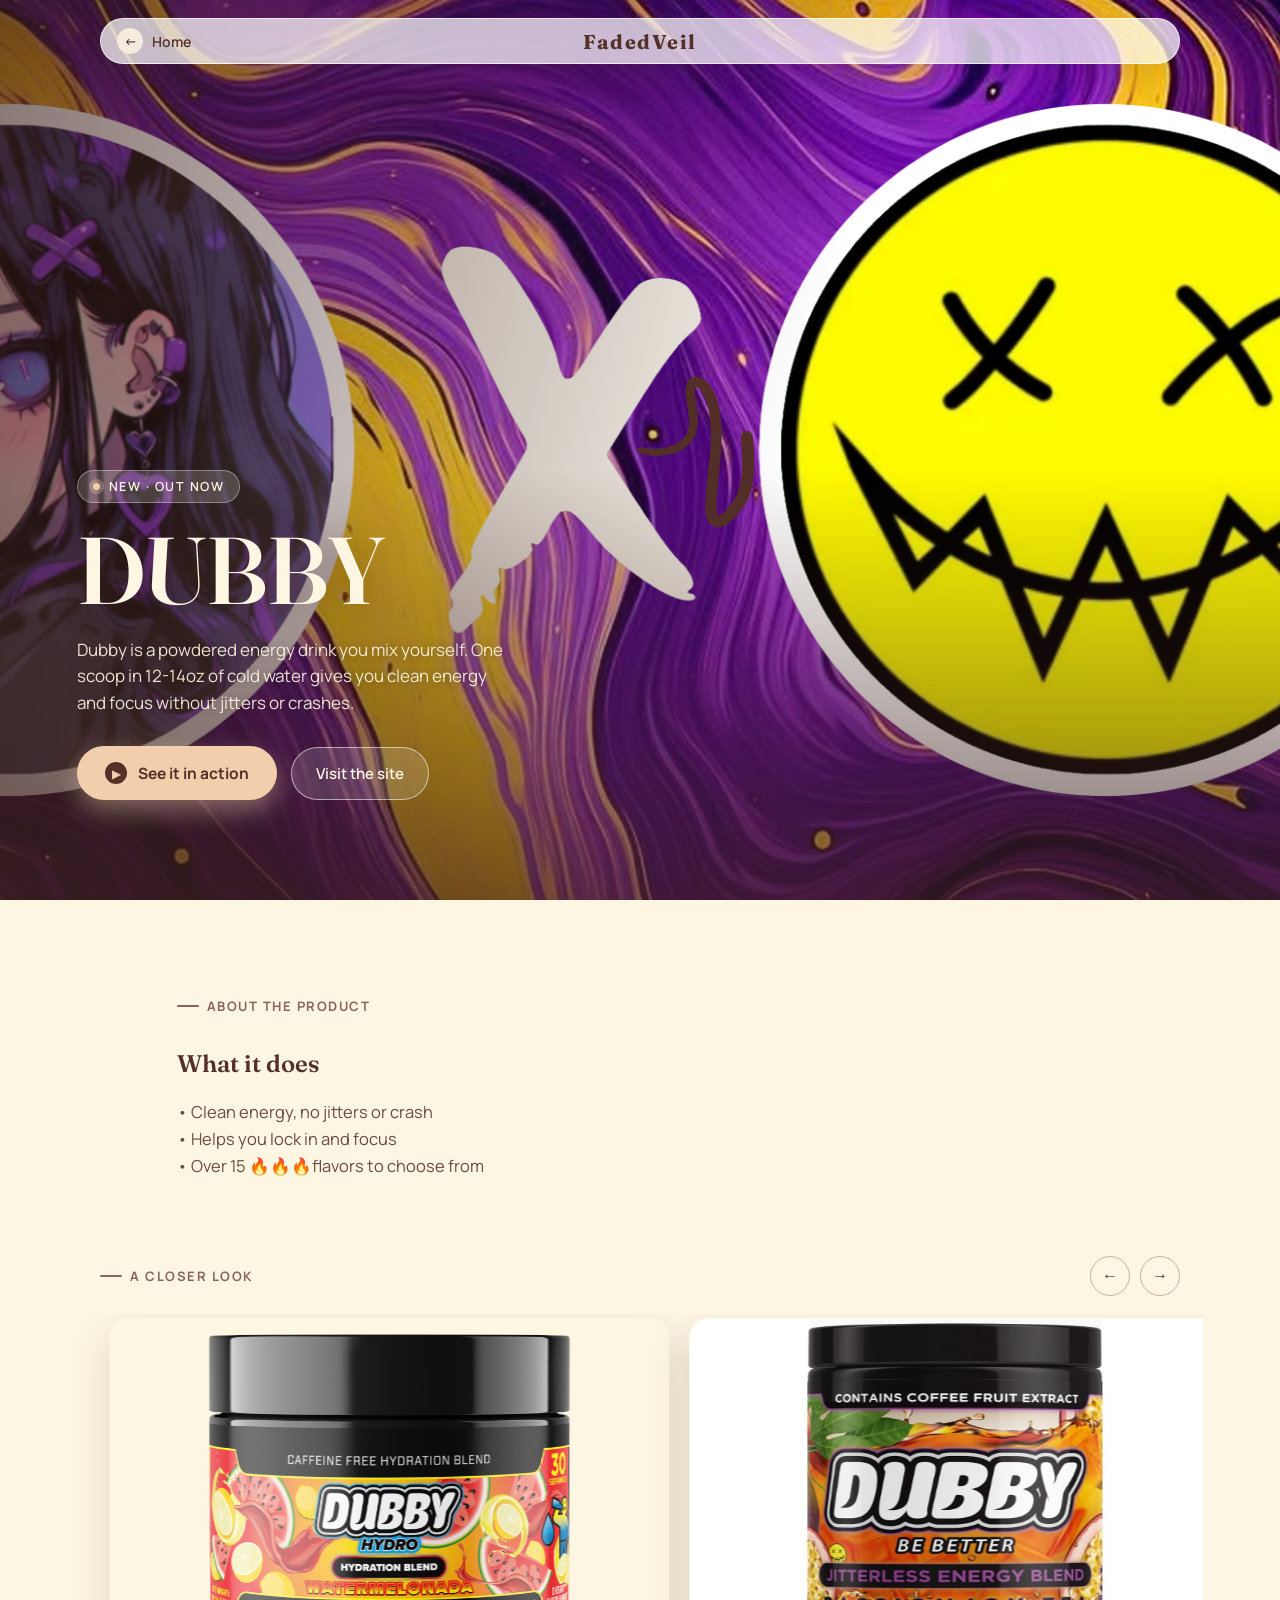
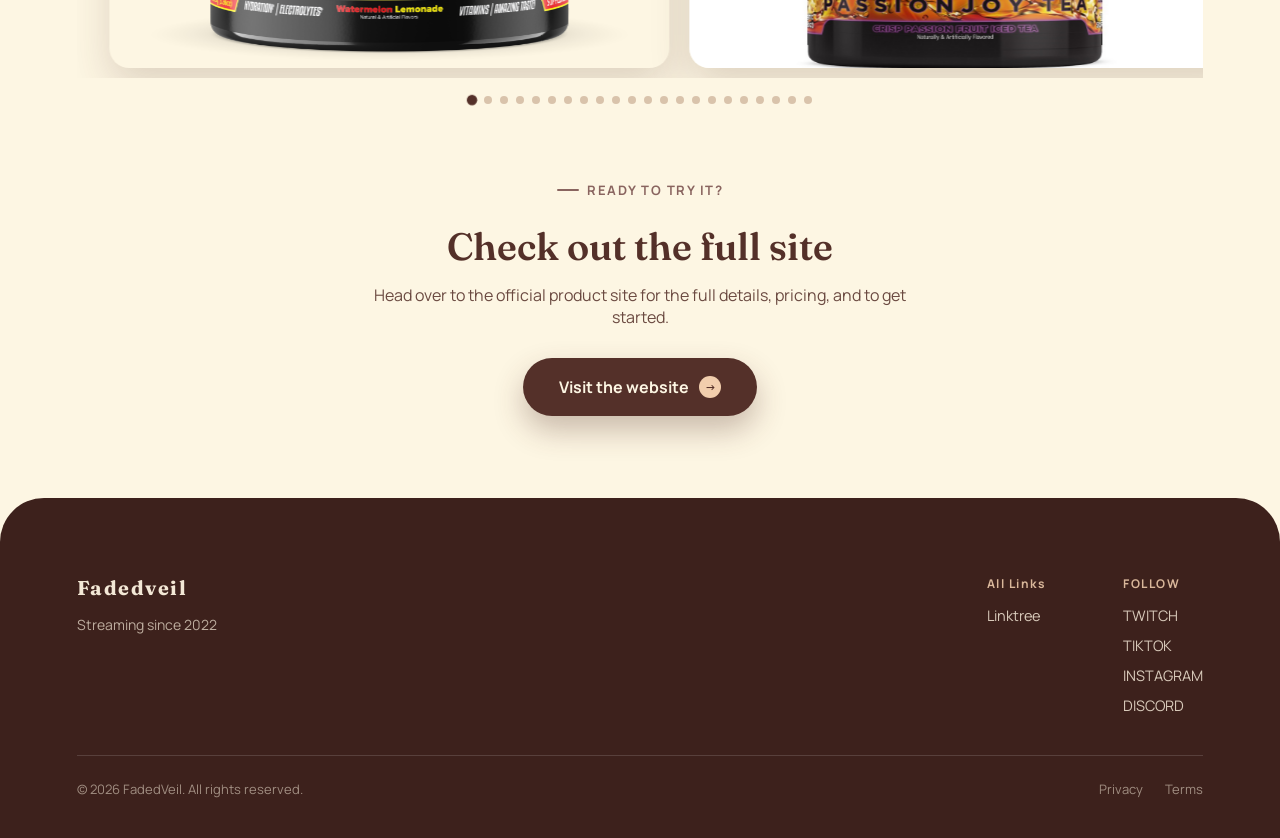
<file: pages/promo.html>
<!DOCTYPE html>
<html>

<head>
  <meta charset="utf-8">
  <meta name="viewport" content="width=device-width, initial-scale=1">
  <title>New Product — FadedVeil</title>

  <link rel="preconnect" href="https://fonts.googleapis.com">
  <link rel="preconnect" href="https://fonts.gstatic.com" crossorigin>
  <link href="https://fonts.googleapis.com/css2?family=Fraunces:opsz,wght@9..144,400;9..144,500;9..144,600;9..144,700&family=Manrope:wght@400;500;600;700&display=swap" rel="stylesheet">

  <link rel="stylesheet" href="../styles.css">
</head>

<body>

  <canvas></canvas>

  <div id="wp-main">

    <!-- ===== NAV BAR ===== -->
    <header id="wp-navheader">
      <div id="wp-navbar">
        <a href="../index.html" class="wp-navlink-back wp-navL">
          <span class="wp-ico wp-ico--26 wp-ico--light">←</span>
          Home
        </a>
        <a href="../index.html" id="wp-logo">
          <span class="wp-wordmark">FadedVeil</span>
        </a>
      </div>
    </header>

    <!-- ===== HERO ===== -->
    <!-- Swap the background image below for the product's own key art. -->
    <section id="wp-hero">
      <div id="wp-hero-bg" style="background-image: url('../assets/promo_assets/FadedVeil\ X\ Dubby.png');"></div>
      <div class="wp-hero-scrim"></div>
      <div class="wp-hero-scrim-btm"></div>

      <div id="wp-hero-text">
        <span class="wp-herotext1 wp-hero-textin wp-promo-badge">
          <span id="wp-herodot"></span>
          NEW · OUT NOW
        </span>
        <h1 class="wp-hero-textin">
          DUBBY
        </h1>
        <p class="wp-hero-textin">
          Dubby is a powdered energy drink you mix yourself. One scoop in 12-14oz of cold water gives you clean energy and focus without jitters or crashes. 
        </p>
        <div class="wp-hero-buttons wp-hero-textin">
          <a href="#wp-promo-shots" id="wp-hero-button1">
            <span class="wp-ico wp-ico--22 wp-ico--dark">▶</span>
            See it in action
          </a>
          <a href="https://www.dubby.gg/discount/FadedVeil?ref=jcjskpnq" id="wp-hero-button2" target="_blank" rel="noopener">
            Visit the site
          </a>
        </div>
      </div>
    </section>

    <!-- ===== OVERVIEW ===== -->
    <section class="wp-reveal wp-promo-overview">
      <div class="wp-eyebrow">
        <span class="wp-eyebrow-dash"></span>
        ABOUT THE PRODUCT
      </div>
      <h2 class="wp-heading">What it does</h2>
      <p>
        • Clean energy, no jitters or crash <br>
        • Helps you lock in and focus <br>
        • Over 15 🔥🔥🔥flavors to choose from
      </p>
    </section>

    <!-- ===== SCREENSHOT CAROUSEL ===== -->
    <section id="wp-promo-shots" class="wp-reveal wp-promo-shots">
      <div class="wp-promo-shots-head">
        <div class="wp-eyebrow" style="margin-bottom:0;">
          <span class="wp-eyebrow-dash"></span>
          A CLOSER LOOK
        </div>
        <div class="wp-promo-shots-nav">
          <button type="button" id="wp-promo-prev" aria-label="Previous screenshot">←</button>
          <button type="button" id="wp-promo-next" aria-label="Next screenshot">→</button>
        </div>
      </div>

      <div class="wp-scroll wp-promo-carousel" id="wp-promo-carousel">
        <div class="wp-promo-carousel-inner" id="wp-promo-carousel-inner">
          <!-- Drop real screenshots in as background-image (or swap these for <img> tags) -->
          <div class="wp-promo-shot" style="background-image:url('../assets/promo_assets/shot-01.png');"></div>
          <div class="wp-promo-shot" style="background-image:url('../assets/promo_assets/shot-02.jpg');"></div>
          <div class="wp-promo-shot" style="background-image:url('../assets/promo_assets/shot-03.jpg');"></div>
          <div class="wp-promo-shot" style="background-image:url('../assets/promo_assets/shot-04.png');"></div>
          <div class="wp-promo-shot" style="background-image:url('../assets/promo_assets/shot-05.png');"></div>
          <div class="wp-promo-shot" style="background-image:url('../assets/promo_assets/shot-06.png');"></div>
          <div class="wp-promo-shot" style="background-image:url('../assets/promo_assets/shot-07.png');"></div>
          <div class="wp-promo-shot" style="background-image:url('../assets/promo_assets/shot-08.png');"></div>
          <div class="wp-promo-shot" style="background-image:url('../assets/promo_assets/shot-09.png');"></div>
          <div class="wp-promo-shot" style="background-image:url('../assets/promo_assets/shot-10.png');"></div>
          <div class="wp-promo-shot" style="background-image:url('../assets/promo_assets/shot-11.png');"></div>
          <div class="wp-promo-shot" style="background-image:url('../assets/promo_assets/shot-12.png');"></div>
          <div class="wp-promo-shot" style="background-image:url('../assets/promo_assets/shot-14.png');"></div>
          <div class="wp-promo-shot" style="background-image:url('../assets/promo_assets/shot-15.png');"></div>
          <div class="wp-promo-shot" style="background-image:url('../assets/promo_assets/shot-17.png');"></div>
          <div class="wp-promo-shot" style="background-image:url('../assets/promo_assets/shot-18.png');"></div>
          <div class="wp-promo-shot" style="background-image:url('../assets/promo_assets/shot-19.png');"></div>
          <div class="wp-promo-shot" style="background-image:url('../assets/promo_assets/shot-20.png');"></div>
          <div class="wp-promo-shot" style="background-image:url('../assets/promo_assets/shot-21.png');"></div>
          <div class="wp-promo-shot" style="background-image:url('../assets/promo_assets/shot-22.png');"></div>
          <div class="wp-promo-shot" style="background-image:url('../assets/promo_assets/shot-23.png');"></div>
          <div class="wp-promo-shot" style="background-image:url('../assets/promo_assets/shot-24.png');"></div>
        </div>
      </div>

      <div class="wp-promo-dots" id="wp-promo-dots"></div>
    </section>

    <!-- ===== FINAL CTA ===== -->
    <section class="wp-reveal wp-promo-cta">
      <div class="wp-eyebrow" style="justify-content:center;">
        <span class="wp-eyebrow-dash"></span>
        READY TO TRY IT?
      </div>
      <h2 class="wp-heading">Check out the full site</h2>
      <p>Head over to the official product site for the full details, pricing, and to get started.</p>
      <a href="https://www.dubby.gg/discount/FadedVeil?ref=jcjskpnq" class="wp-btn wp-btn--dark wp-promo-cta-btn" target="_blank" rel="noopener">
        Visit the website
        <span class="wp-ico wp-ico--22 wp-ico--yellow">→</span>
      </a>
    </section>

    <!-- ===== FOOTER ===== -->
    <footer class="wp-footer">
      <div class="wp-reveal wp-footer-top">
        <div class="wp-footer-brand">
          <div class="wp-footer-logo">
            <span class="wp-wordmark">Fadedveil</span>
          </div>
          <p class="wp-footer-tag">Streaming since 2022</p>
        </div>
        <div class="wp-footer-cols">
          <div class="wp-footer-col">
            <span class="wp-footer-coltitle">All Links</span>
            <a href="https://linktr.ee/cece.nexi" class="wp-footer-link">Linktree</a>
          </div>
          <div class="wp-footer-col">
            <span class="wp-footer-coltitle">FOLLOW</span>
            <a href="https://www.twitch.tv/itz_fadedfrag" class="wp-footer-link">TWITCH</a>
            <a href="https://www.tiktok.com/@fadedfrag" class="wp-footer-link">TIKTOK</a>
            <a href="https://www.instagram.com/itz__fadedfrag" class="wp-footer-link">INSTAGRAM</a>
            <a href="https://discord.com/invite/p7My4F4Hnc" class="wp-footer-link">DISCORD</a>
          </div>
        </div>
      </div>
      <div class="wp-footer-bottom">
        <span>© 2026 FadedVeil. All rights reserved.</span>
        <span class="wp-footer-legal"><a href="#">Privacy</a><a href="#">Terms</a></span>
      </div>
    </footer>

  </div>

  <script src="../scripts/cursor.js" type="module"></script>
  <script src="../scripts/promo-carousel.js" type="module"></script>

</body>

</html>
</file>
<file: styles.css>
/*---Tokens---*/
:root {
    --wp-gutter: clamp(24px, 6vw, 84px);
    --cursor-color: #543029; /* espresso */
}


/*---Page---*/
* {
    box-sizing: border-box;
}
html, body {
    margin: 0;
    padding: 0;
    cursor: none;
}
body {
    background: #f3e8d6;
}

#wp-main,
.wp-main {
    position: relative;
    background: #fdf6e3;
    color: #543029;
    font-family: 'Manrope', sans-serif;
    overflow-x: hidden;
    min-height: 100vh;
}
.wp-reveal {
    opacity: 0;
    transform: translateY(30px);
    animation: wprise .85s cubic-bezier(.2, .7, .3, 1) both;
}
.wp-reveal.wp-in {
    opacity: 1;
    transform: translateY(0);
}

@keyframes wprise {
    0% { opacity: 0; transform: translateY(30px); }
    100% { opacity: 1; transform: translateY(0); }
}



/*=================================================================
  Reusable components (shared by pages)
=================================================================*/

/*---wordmark---*/
.wp-wordmark {
    font-family: 'Fraunces', serif;
    font-weight: 700;
    font-size: 20px;
    letter-spacing: 1.5px;
}
/* Fredoka display type for headings & big numbers */
.wp-heading {
    font-family: 'Fraunces', serif;
    font-weight: 600;
}

/*---Section eyebrow label (dash + caption)---*/
.wp-eyebrow {
    display: inline-flex;
    align-items: center;
    gap: 8px;
    color: #89645f;
    font-size: 13px;
    font-weight: 700;
    letter-spacing: 1.5px;
    margin-bottom: 14px;
}
.wp-eyebrow-dash {
    width: 22px;
    height: 2px;
    background: #89645f;
    border-radius: 2px;
}

/*---Pill buttons---*/
.wp-btn {
    display: inline-flex;
    align-items: center;
    gap: 10px;
    text-decoration: none;
    font-weight: 600;
    border-radius: 999px;
}
.wp-btn--dark   { background: #543029; color: #fdf6e3; }
.wp-btn--yellow { background: #f2cead; color: #543029; }
.wp-btn--glass  { background: rgba(255,255,255,.85); color: #543029; }

/* outlined pill ("View all") */
.wp-btn-outline {
    display: inline-flex;
    align-items: center;
    text-decoration: none;
    color: #543029;
    font-weight: 600;
    font-size: 14px;
    border: 1.5px solid #c6b1a3;
    padding: 11px 20px;
    border-radius: 999px;
    transition: background .16s ease;
}
.wp-btn-outline:hover {
    background: #f5ecdf;
}

/* per-button sizing built on .wp-btn */
.wp-cta-about    { padding: 14px 26px; font-size: 15px; transition: transform .18s ease; }
.wp-cta-about:hover { transform: translateY(-3px); }
.wp-cta-wishlist { padding: 16px 28px; font-weight: 700; font-size: 15.5px; box-shadow: 0 12px 28px rgba(84,48,41,.3); }
.wp-cta-trailer  { gap: 9px; padding: 15px 24px; font-size: 15px; }
.wp-cta-navwish  { padding: 9px 20px; font-weight: 700; font-size: 14px; }
/* full-width buy button keeps its own block layout */
.wp-cta-buy {
    display: flex;
    align-items: center;
    justify-content: center;
    gap: 9px;
    text-decoration: none;
    background: #f2cead;
    color: #543029;
    padding: 15px;
    margin-top: 22px;
    font-weight: 700;
    font-size: 15px;
    border-radius: 999px;
    box-shadow: 0 10px 24px rgba(242,206,173,.4);
}

/*---Small round icon badge (arrows / play glyphs)---*/
.wp-ico {
    display: inline-flex;
    align-items: center;
    justify-content: center;
    border-radius: 50%;
}
.wp-ico--yellow { background: #f2cead; color: #543029; }
.wp-ico--dark   { background: #543029; color: #f2cead; }
.wp-ico--light  { background: #f5ecdf; }
.wp-ico--ring   { border: 1.5px solid rgba(253,246,227,.7); }
.wp-ico--22 { width: 22px; height: 22px; font-size: 11px; }
.wp-ico--24 { width: 24px; height: 24px; font-size: 12px; }
.wp-ico--26 { width: 26px; height: 26px; font-size: 13px; }


/*=================================================================
  Hero (home page)
=================================================================*/

#wp-hero {
    position: sticky;
    top: 0;
    height: 100vh;
    min-height: 620px;
    overflow: hidden;
    z-index: 1;
    display: flex;
    flex-direction: column;
    justify-content: flex-end;
}

#wp-hero-bg {
    position: absolute;
    inset: -5% -5% -5% -5%;
    background-image: url('assets/Hero.png');
    background-size: cover;
    background-position: 72% center;
    will-change: transform;
    transform: scale(1.06);
}


/* legibility scrims */
.wp-hero-scrim {
    position: absolute;
    inset: 0;
    background: linear-gradient(105deg, rgba(61,33,28,.62) 0%, rgba(61,33,28,.28) 34%, rgba(61,33,28,0) 60%);
}
.wp-hero-scrim-btm {
    position: absolute;
    left: 0;
    right: 0;
    bottom: 0;
    height: 48%;
    background: linear-gradient(to top, rgba(61,33,28,.66), rgba(61,33,28,0));
}

#wp-hero-text {
    position: relative;
    z-index: 2;
    padding: 0 var(--wp-gutter) clamp(100px, 9vh, 110px);
    max-width: 760px;
    will-change: transform, opacity;
}
.wp-hero-textin {
    animation-delay: .25s;
    animation: wprise .85s cubic-bezier(.2, .7, .3, 1) both;
}
.wp-herotext1 {
    display: inline-flex;
    align-items: center;
    gap: 9px;
    background: rgba(255,255,255,.18);
    border: 1px solid rgba(255,255,255,.35);
    backdrop-filter: blur(6px);
    -webkit-backdrop-filter: blur(6px);
    color: #fdf6e3;
    font-size: 12.5px;
    font-weight: 600;
    letter-spacing: 1.5px;
    padding: 7px 15px;
    border-radius: 999px;
    margin-bottom: 22px;
}
#wp-herodot {
    width: 7px;
    height: 7px;
    border-radius: 50%;
    background: #f2cead;
    box-shadow: 0 0 0 4px rgba(242,206,173,.3);
}
#wp-hero h1 {
    animation-delay: .4s;
    font-family: 'Fraunces', serif;
    font-weight: 600;
    font-size: clamp(48px, 7.4vw, 102px);
    line-height: .95;
    margin: 0 0 22px;
    color: #fdf6e3;
    text-shadow: 0 2px 30px rgba(61,33,28,.35);
    letter-spacing: -1px;
}
#wp-hero p {
    animation-delay: .55s;
    margin: 0 0 30px;
    max-width: 440px;
    font-size: 17px;
    line-height: 1.55;
    color: rgba(253,246,227,.9);
    text-shadow: 0 1px 12px rgba(61,33,28,.4);
}

.wp-hero-buttons {
    display: flex;
    align-items: center;
    gap: 14px;
    flex-wrap: wrap;
    animation-delay: .7s;
}
#wp-hero-button1 {
    display: inline-flex;
    align-items: center;
    gap: 11px;
    background: #f2cead;
    color: #543029;
    text-decoration: none;
    padding: 16px 28px;
    font-weight: 700;
    font-size: 15.5px;
    border-radius: 999px;
    box-shadow: 0 10px 26px rgba(242,206,173,.45);
    transition: transform .18s ease, box-shadow .18s ease;
}
#wp-hero-button1:hover {
    transform: translateY(-3px);
    box-shadow: 0 16px 34px rgba(242,206,173,.55);
}
#wp-hero-button1::selection {
    color: #543029;
    border-radius: 999px;
    background: #f2cead;
}
#wp-hero-button2 {
    display: inline-flex;
    align-items: center;
    gap: 9px;
    background: rgba(255,255,255,.14);
    border: 1.5px solid rgba(255,255,255,.55);
    color: #fdf6e3;
    text-decoration: none;
    padding: 15px 24px;
    font-weight: 600;
    font-size: 15px;
    border-radius: 999px;
    backdrop-filter: blur(6px);
    -webkit-backdrop-filter: blur(6px);
    transition: background .18s ease;
}
#wp-hero-button2:hover {
    background: rgba(255,255,255,.26);
}
#wp-hero-button2::selection {
    color: #fdf6e3;
    border-radius: 999px;
    background: rgba(255,255,255,.55);
}

#wp-hero-scrollprompt {
    position: absolute;
    bottom: 36px;
    left: 50%;
    transform: translateX(-50%);
    display: flex;
    flex-direction: column;
    align-items: center;
    gap: 6px;
    color: rgba(253,246,227,.85);
    font-size: 11px;
    font-weight: 600;
    letter-spacing: 2px;
    animation: wpbob 1.9s ease-in-out infinite;
}


/*=================================================================
  Header capsule / nav (shared by both pages)
=================================================================*/
#wp-navheader {
    position: fixed;
    top: 18px;
    left: 50%;
    transform: translateX(-50%);
    z-index: 40;
    width: min(1080px, calc(100% - 28px));
    animation: wpdrop .7s cubic-bezier(.2,.7,.3,1) .15s both;
}
#wp-navbar {
    display: grid;
    grid-template-columns: 1fr auto 1fr;
    align-items: center;
    gap: 16px;
    background: rgba(255,255,255,.72);
    backdrop-filter: blur(14px);
    -webkit-backdrop-filter: blur(14px);
    border: 1px solid rgba(255,255,255,.7);
    border-radius: 28px;
    padding: 9px 16px;
    box-shadow: 0 10px 30px rgba(84,48,41,.12);
}
#wp-logo {
    display: flex;
    align-items: center;
    gap: 10px;
    justify-self: center;
    text-decoration: none;
    color: #543029;
}
.wp-nav{
    display: flex;
    align-items: center;
    gap: 6px;
}
.wp-navL {
    justify-self: start;
}
.wp-navR {
    justify-self: end;
}
.wp-navbutton {
    text-decoration: none;
    color: #89645f;
    font-size: 14px;
    font-weight: 600;
    padding: 8px 16px;
    border-radius: 999px;
}
.wp-navbutton:hover {
    background: #f5ecdf;
    color: #543029;
}
.wp-navbutton::selection {
    color: #543029;
    border-radius: 999px;
    background: #f2cead;
}
/* game-page nav: "All games" back link */
.wp-navlink-back {
    display: inline-flex;
    align-items: center;
    gap: 9px;
    text-decoration: none;
    color: #543029;
    font-size: 14px;
    font-weight: 600;
}


/*=================================================================
  Games section + cards (home page)
=================================================================*/
/*---Horizontal scroller (games + screenshots)---*/
.wp-scroll {
    display: flex;
    overflow-x: auto;
}
.wp-scroll::-webkit-scrollbar {
    height: 0;
}
.wp-games-scroller {
    gap: 24px;
    padding: 16px var(--wp-gutter) 28px;
    cursor: grab;
    user-select: none;
}
.wp-games-scroller-inner {
    display: flex;
    gap: 24px;
    padding: 16px var(--wp-gutter) 28px;
    cursor: grab;
    user-select: none;
    -webkit-user-drag: none;
}
/* while actively dragging the row, show the grabbing cursor */
.wp-games-scroller-inner.is-grabbing {
    cursor: grabbing;
}

#wp-games {
    position: relative;
    z-index: 2;
    margin-top: -8vh;
    background: #fdf6e3;
    border-radius: 44px 44px 0 0;
    box-shadow: 0 -22px 50px rgba(84,48,41,.16);
    padding: 14px 0 96px;
}
#wp-games-bar {
    width: 56px;
    height: 5px;
    background: #c6b1a3;
    border-radius: 999px;
    margin: 16px auto 0;
}
#wp-games h2 {
    font-family: 'Fraunces', serif;
    font-weight: 600;
    font-size: clamp(40px, 5.5vw, 68px);
    line-height: .92;
    margin: 0;
    letter-spacing: -1px;
}

.wp-games-head {
    display: flex;
    align-items: flex-end;
    justify-content: space-between;
    gap: 20px;
    padding: 34px var(--wp-gutter) 22px;
    flex-wrap: wrap;
}
.wp-games-head-right {
    display: flex;
    align-items: center;
    gap: 14px;
}
.wp-games-meta {
    font-size: 13px;
    color: #8a7565;
    font-weight: 500;
}

/* game card */
.wp-card {
    flex: 0 0 600px;
    text-decoration: none;
    color: #543029;
    background: #fdf6e3;
    border-radius: 28px;
    display: flex;
    flex-direction: column;
    overflow: hidden;
    box-shadow: 0 14px 34px rgba(84,48,41,.1);
    border: 1px solid #f3e8d6;
    transition: transform .22s cubic-bezier(.2,.7,.3,1), box-shadow .22s ease;
}
.wp-card:hover {
    transform: translateY(-7px);
    box-shadow: 0 26px 50px rgba(84,48,41,.18);
}
.wp-card-link {
    text-decoration: none;
    user-select: none;
    -webkit-user-drag: none;
}
.wp-card-art {
    position: relative;
    aspect-ratio: 16 / 10.5;

    background: rgb(111,74,68);
    background-size: cover;
    background-position: center center;
    background-repeat: no-repeat;
    background-attachment: fixed;

    display: flex;
    align-items: flex-end;
    padding: 16px;
    overflow: hidden;
}

/* Image-only design cards: the art fills the whole card, no body/text below it */
.wp-design-card {
    padding: 0;
}
.wp-design-card .wp-card-art {
    aspect-ratio: 16 / 9;
    cursor: zoom-in;
    transition: transform .3s ease;
}
.wp-design-card:hover .wp-card-art {
    transform: scale(1.03);
}
.wp-card-tag {
    position: relative;
    font-size: 11.5px;
    font-weight: 700;
    letter-spacing: 1px;
    color: #543029;
    background: rgba(255,255,255,.82);
    backdrop-filter: blur(4px);
    -webkit-backdrop-filter: blur(4px);
    padding: 6px 12px;
    border-radius: 999px;
}
.wp-card-body {
    padding: 20px 22px 22px;
    display: flex;
    flex-direction: column;
    gap: 9px;
    flex: 1;
}
.wp-card-title {
    font-size: 21px;
    letter-spacing: -.3px;
}
.wp-card-desc {
    margin: 0;
    font-size: 14px;
    line-height: 1.55;
    color: #89645f;
    flex: 1;
}
.wp-card-foot {
    display: flex;
    align-items: center;
    justify-content: space-between;
    margin-top: 8px;
    padding-top: 15px;
    border-top: 1px solid #f5ecdf;
}
.wp-card-year {
    font-size: 13px;
    color: #a68f7c;
    font-weight: 600;
}
.wp-card-cta {
    display: inline-flex;
    align-items: center;
    gap: 7px;
    font-size: 13.5px;
    font-weight: 700;
    color: #dba876;
}


/*=================================================================
  About section (home page)
=================================================================*/
.wp-about-wrap {
    margin-top: 78px;
    padding: 0 var(--wp-gutter);
}
#wp-about-grid {
    background: #f3e8d6;
    border-radius: 40px;
    padding: clamp(34px, 5vw, 64px);
    display: grid;
    grid-template-columns: 1.35fr 1fr;
    gap: clamp(32px, 5vw, 64px);
    align-items: center;
}
.wp-about-title {
    font-size: clamp(34px, 4.4vw, 56px);
    line-height: 1;
    margin: 0px;
    letter-spacing: -1px;
}
.wp-about-lead {
    margin: 18px 0 16px;
    font-size: 17px;
    line-height: 1.65;
    color: #89645f;
    max-width: 52ch;
}
.wp-about-text {
    margin: 0 0 28px;
    font-size: 16px;
    line-height: 1.65;
    color: #89645f;
    max-width: 52ch;
}
.wp-about-col {
    display: flex;
    flex-direction: column;
    gap: 16px;
}
#wp-about-photo {
    aspect-ratio: 4 / 3;
    border-radius: 28px;
    overflow: hidden;
    background: url('assets/aboutphoto.jpg') no-repeat center center;
    background-size: cover;
    display: flex;
    align-items: center;
    justify-content: center;
    position: relative;
    box-shadow: 0 16px 36px rgba(137,100,95,.28);
}
.wp-about-emoji {
    font-family: 'Fraunces', serif;
    font-size: 56px;
}
.wp-stat-row {
    display: flex;
    gap: 16px;
}
.wp-stat {
    flex: 1;
    background: #fff;
    border-radius: 22px;
    padding: 18px 20px;
    box-shadow: 0 10px 24px rgba(84,48,41,.08);
}
.wp-stat-num {
    font-size: 38px;
    line-height: 1;
}
.wp-stat-num--amber { color: #dba876; }
.wp-stat-num--green { color: #89645f; }
.wp-stat-label {
    font-size: 12.5px;
    font-weight: 600;
    color: #8a7565;
    margin-top: 4px;
    letter-spacing: .5px;
}


/*=================================================================
  Footer (home page)
=================================================================*/
.wp-footer {
    position: relative;
    z-index: 2;
    background: #3d211c;
    color: #f3e8d6;
    border-radius: 44px 44px 0 0;
    margin-top: -28px;
    padding: clamp(48px, 6vw, 80px) var(--wp-gutter) 40px;
}
.wp-footer-top {
    display: flex;
    align-items: flex-start;
    justify-content: space-between;
    gap: 32px;
    flex-wrap: wrap;
    padding-bottom: 40px;
    border-bottom: 1px solid rgba(255,255,255,.14);
}
.wp-footer-brand {
    max-width: 320px;
}
.wp-footer-logo {
    display: flex;
    align-items: center;
    gap: 10px;
    margin-bottom: 14px;
}
.wp-footer-tag {
    margin: 0;
    font-size: 14px;
    line-height: 1.6;
    color: rgba(243,232,214,.7);
}
.wp-footer-cols {
    display: flex;
    gap: clamp(36px, 6vw, 80px);
    flex-wrap: wrap;
}
.wp-footer-col {
    display: flex;
    flex-direction: column;
    gap: 11px;
}
.wp-footer-coltitle {
    font-size: 12px;
    font-weight: 700;
    letter-spacing: 1.5px;
    color: #d9b79a;
    margin-bottom: 3px;
}
.wp-footer-link {
    text-decoration: none;
    color: rgba(243,232,214,.85);
    font-size: 14.5px;
}
.wp-footer-bottom {
    display: flex;
    align-items: center;
    justify-content: space-between;
    gap: 16px;
    flex-wrap: wrap;
    padding-top: 24px;
    font-size: 13px;
    color: rgba(243,232,214,.55);
}
.wp-footer-legal {
    display: flex;
    gap: 22px;
}
.wp-footer-legal a {
    color: rgba(243,232,214,.55);
    text-decoration: none;
}
.wp-footer-link:hover,
.wp-footer-legal a:hover {
    color: #f2cead;
}


/*=================================================================
  Game detail page (pagegame.html)
=================================================================*/

/* entrance animation for hero items */
.wp-hero-in {
    animation: wprise .85s cubic-bezier(.2, .7, .3, 1) both;
}
.wp-delay-1 { animation-delay: .25s; }
.wp-delay-2 { animation-delay: .4s; }
.wp-delay-3 { animation-delay: .55s; }

/* hero */
.wp-game-hero {
    position: relative;
    height: 74vh;
    min-height: 460px;
    overflow: hidden;
    display: flex;
    flex-direction: column;
    justify-content: flex-end;
    background: var(--art);
}
/* parallax background layer — translated on scroll by pagegame.js.
   Mirrors #wp-hero-bg: oversized + scaled so the translate never reveals edges */
#wp-game-hero-bg {
    position: absolute;
    inset: -5% -5% -5% -5%;
    background-size: cover;
    background-position: center;
    background-repeat: no-repeat;
    will-change: transform;
    transform: scale(1.06);
}
.wp-game-hero-scrim {
    position: absolute;
    left: 0;
    right: 0;
    bottom: 0;
    height: 70%;
    background: linear-gradient(to top, rgba(0, 0, 0, 0.55), rgba(0, 0, 0, 0));
}
.wp-game-hero-inner {
    position: relative;
    z-index: 2;
    padding: 0 var(--wp-gutter) clamp(40px, 6vh, 64px);
    max-width: 860px;
}
.wp-game-badge {
    display: inline-flex;
    align-items: center;
    gap: 9px;
    background: rgba(255,255,255,.85);
    color: #543029;
    font-size: 12.5px;
    font-weight: 700;
    letter-spacing: 1px;
    padding: 7px 15px;
    border-radius: 999px;
    margin-bottom: 18px;
}
.wp-game-title {
    font-size: clamp(48px, 8vw, 96px);
    line-height: .94;
    margin: 0 0 22px;
    color: #fdf6e3;
    letter-spacing: -1.5px;
    text-shadow: 0 2px 26px rgba(61,33,28,.3);
}
.wp-game-actions {
    display: flex;
    align-items: center;
    gap: 14px;
    flex-wrap: wrap;
}

/* overview + details grid */
#wp-detail-grid {
    display: grid;
    grid-template-columns: 1.7fr 1fr;
    gap: clamp(28px, 4vw, 56px);
    padding: clamp(44px, 6vw, 72px) var(--wp-gutter);
    align-items: start;
}
.wp-game-lead {
    font-size: 19px;
    line-height: 1.65;
    margin: 0 0 18px;
    max-width: 56ch;
    color: #3d211c;
}
.wp-game-text {
    font-size: 16px;
    line-height: 1.7;
    margin: 0;
    color: #89645f;
    max-width: 56ch;
}
.wp-roles-label {
    margin-top: 28px;
    font-size: 12.5px;
    font-weight: 700;
    letter-spacing: 1.5px;
    color: #a68f7c;
}
.wp-role-row {
    display: flex;
    gap: 12px;
    flex-wrap: wrap;
    margin-top: 14px;
}
.wp-role {
    background: #f3e8d6;
    color: #89645f;
    font-size: 13.5px;
    font-weight: 600;
    padding: 10px 18px;
    border-radius: 999px;
}
.wp-detail-card {
    background: #fff;
    border-radius: 28px;
    padding: 26px 26px 28px;
    box-shadow: 0 16px 38px rgba(84,48,41,.1);
    border: 1px solid #f3e8d6;
}
.wp-detail-title {
    font-size: 12.5px;
    font-weight: 700;
    letter-spacing: 1.5px;
    color: #a68f7c;
    margin-bottom: 18px;
}
.wp-detail-row {
    display: flex;
    justify-content: space-between;
    gap: 12px;
    padding: 12px 0;
    border-bottom: 1px solid #f5ecdf;
    font-size: 14.5px;
}
.wp-detail-k { color: #8a7565; }
.wp-detail-v { font-weight: 700; text-align: right; }

/* screenshots */
.wp-shots-section {
    padding: 8px 0 clamp(56px, 7vw, 88px);
}
.wp-shots-head {
    margin-bottom: 0;
    padding: 0 var(--wp-gutter) 18px;
}
.wp-shots-scroll {
    gap: 18px;
    padding: 0 var(--wp-gutter) 22px;
    scroll-snap-type: x mandatory;
}
.wp-shot {
    scroll-snap-align: start;
    flex: 0 0 min(520px, 80vw);
    aspect-ratio: 16 / 9;
    border-radius: 24px;

    background: rgb(137,100,95);
    background-size: cover;
    background-position: center center;
    background-repeat: no-repeat;

    position: relative;
    overflow: hidden;
    box-shadow: 0 14px 32px rgba(84,48,41,.12);
}

/* footer */
.wp-game-footer {
    background: #3d211c;
    color: #f3e8d6;
    border-radius: 44px 44px 0 0;
    padding: clamp(40px, 5vw, 64px) var(--wp-gutter);
    display: flex;
    align-items: center;
    justify-content: space-between;
    flex-wrap: wrap;
    gap: 16px;
}
.wp-game-footer-back {
    display: flex;
    align-items: center;
    gap: 10px;
    text-decoration: none;
    color: #f3e8d6;
}
.wp-game-copyright {
    font-size: 13px;
    color: rgba(243,232,214,.55);
}


/*=================================================================
  Contact page (contactpage.html)
=================================================================*/
.wp-contact {
    padding: clamp(120px, 16vh, 168px) var(--wp-gutter) clamp(64px, 8vw, 104px);
}
.wp-contact-grid {
    display: grid;
    grid-template-columns: 1fr 1.05fr;
    gap: clamp(36px, 5vw, 72px);
    align-items: start;
    max-width: 1080px;
    margin: 0 auto;
}

/* intro column */
.wp-contact-title {
    font-size: clamp(40px, 5.6vw, 72px);
    line-height: .95;
    margin: 0 0 18px;
    letter-spacing: -1.5px;
}
.wp-contact-lead {
    margin: 0 0 30px;
    font-size: 17px;
    line-height: 1.65;
    color: #89645f;
    max-width: 46ch;
}
.wp-contact-points {
    list-style: none;
    margin: 0;
    padding: 0;
    display: flex;
    flex-direction: column;
    gap: 16px;
}
.wp-contact-point {
    display: flex;
    align-items: center;
    gap: 12px;
    font-size: 15px;
    color: #89645f;
}
.wp-contact-point a {
    color: #89645f;
    text-decoration: none;
    font-weight: 600;
}
.wp-contact-point a:hover {
    color: #dba876;
}

.wp-contact-socials {
    margin-top: 8px;
    padding-top: 20px;
    border-top: 1px solid #ddc8b8;
    display: flex;
    flex-direction: column;
    gap: 10px;
}
.wp-contact-socials-label {
    font-size: 12px;
    font-weight: 700;
    letter-spacing: .6px;
    text-transform: uppercase;
    color: #a68f7c;
}
.wp-contact-social-links {
    display: flex;
    flex-wrap: wrap;
    gap: 10px;
}
.wp-social-chip {
    display: inline-flex;
    align-items: center;
    gap: 8px;
    padding: 9px 16px 9px 12px;
    border-radius: 999px;
    background: #fdf6e3;
    border: 1.5px solid #ddc8b8;
    color: #543029;
    font-size: 14px;
    font-weight: 600;
    text-decoration: none;
    transition: background .16s ease, border-color .16s ease, transform .16s ease;
}
.wp-social-chip:hover {
    background: #f2cead;
    border-color: #f2cead;
    transform: translateY(-1px);
}
.wp-social-icon {
    width: 18px;
    height: 18px;
    flex: none;
    fill: currentColor;
}

.wp-label-optional {
    font-weight: 500;
    text-transform: none;
    letter-spacing: 0;
    color: #a68f7c;
}

/* form card */
.wp-contact-card {
    background: #fff;
    border-radius: 32px;
    padding: clamp(26px, 3.4vw, 40px);
    box-shadow: 0 18px 44px rgba(84,48,41,.12);
    border: 1px solid #f3e8d6;
    display: flex;
    flex-direction: column;
    gap: 18px;
}
.wp-field {
    display: flex;
    flex-direction: column;
    gap: 7px;
}
.wp-label {
    font-size: 13px;
    font-weight: 700;
    letter-spacing: .4px;
    color: #89645f;
}
.wp-input {
    font-family: inherit;
    font-size: 15px;
    color: #543029;
    background: #fdf6e3;
    border: 1.5px solid #ddc8b8;
    border-radius: 16px;
    padding: 13px 16px;
    width: 100%;
    transition: border-color .16s ease, box-shadow .16s ease, background .16s ease;
}
.wp-input::placeholder {
    color: #a68f7c;
}
.wp-input:focus {
    outline: none;
    background: #fff;
    border-color: #f2cead;
    box-shadow: 0 0 0 4px rgba(242,206,173,.22);
}
.wp-textarea {
    resize: vertical;
    min-height: 120px;
    line-height: 1.55;
}
select.wp-input {
    appearance: none;
    -webkit-appearance: none;
    background-image: url("data:image/svg+xml,%3Csvg xmlns='http://www.w3.org/2000/svg' width='12' height='8' viewBox='0 0 12 8'%3E%3Cpath fill='%235b6147' d='M1 1l5 5 5-5'/%3E%3C/svg%3E");
    background-repeat: no-repeat;
    background-position: right 16px center;
    padding-right: 40px;
    cursor: pointer;
}
.wp-input--invalid {
    border-color: #6f4a44;
    background: #fff;
}
.wp-input--invalid:focus {
    border-color: #6f4a44;
    box-shadow: 0 0 0 4px rgba(137,100,95,.18);
}
.wp-error {
    min-height: 15px;
    font-size: 12.5px;
    font-weight: 600;
    color: #6f4a44;
}
.wp-contact-submit {
    justify-content: center;
    padding: 15px 26px;
    margin-top: 4px;
    font-weight: 700;
    font-size: 15.5px;
    border: none;
    cursor: pointer;
    box-shadow: 0 12px 28px rgba(242,206,173,.4);
    transition: transform .18s ease, box-shadow .18s ease;
}
.wp-contact-submit:hover:not(:disabled) {
    transform: translateY(-2px);
    box-shadow: 0 16px 34px rgba(242,206,173,.5);
}
.wp-contact-submit:disabled {
    opacity: .7;
    cursor: default;
}
.wp-contact-status {
    margin: 2px 0 0;
    min-height: 18px;
    font-size: 14px;
    font-weight: 600;
    color: #89645f;
}
.wp-contact-status--ok {
    color: #89645f;
}

@media (max-width: 760px) {
    .wp-contact-grid {
        grid-template-columns: 1fr;
    }
}


/*=================================================================
  Game Library page (gamelibrary.html)
=================================================================*/
.wp-library {
    padding: clamp(120px, 16vh, 168px) var(--wp-gutter) clamp(72px, 9vw, 112px);
    max-width: 1180px;
    margin: 0 auto;
}
.wp-library-head {
    display: flex;
    align-items: flex-end;
    justify-content: space-between;
    gap: 20px;
    flex-wrap: wrap;
    margin-bottom: clamp(28px, 4vw, 44px);
}
.wp-library-title {
    font-size: clamp(40px, 5.6vw, 72px);
    line-height: .95;
    margin: 0;
    letter-spacing: -1.5px;
}

/* vertical, wrapping grid — auto-fills rows of cards */
.wp-library-grid {
    display: grid;
    grid-template-columns: repeat(auto-fill, minmax(320px, 1fr));
    gap: clamp(20px, 2.6vw, 30px);
}
/* card sizing override: the shared .wp-card is built for the horizontal
   scroller (fixed 348px), so let it fill its grid cell here instead */
.wp-library-grid .wp-card {
    flex: initial;
    width: 100%;
}
/* art is shared with the scroller (background-attachment: fixed); in a
   multi-row grid that crops oddly, so pin each card's art to itself */
.wp-library-grid .wp-card-art {
    background-attachment: scroll !important;
}


/*---Other---*/
::selection {
    background: #f2cead;
    color: #543029;
}

/*---Page animations---*/
@keyframes wpbob {

    0%,
    100% {
        transform: translateY(0);
    }

    50% {
        transform: translateY(6px);
    }
}
@keyframes wpfloat {

    0%,
    100% {
        transform: translateY(0) rotate(0deg);
    }

    50% {
        transform: translateY(-10px) rotate(3deg);
    }
}
@keyframes wprise {
    from {
        opacity: 0;
        transform: translateY(28px);
    }

    to {
        opacity: 1;
        transform: translateY(0);
    }
}
@keyframes wpdrop {
    from {
        opacity: 0;
        transform: translate(-50%, -16px);
    }

    to {
        opacity: 1;
        transform: translate(-50%, 0);
    }
}


/*---Media Queries---*/

@media (prefers-reduced-motion: reduce) {

    .wp-hero-in,
    .wp-reveal {
        animation: none !important;
        transition: none !important;
        opacity: 1 !important;
        transform: none !important;
    }
}

/* ---- responsive navbar: shrink to fit, then stack on small screens ---- */
@media (max-width: 760px) {
    #wp-navheader {
        top: 12px;
        width: calc(100% - 20px);
    }
    #wp-navbar {
        grid-template-columns: none;
        display: flex;
        flex-wrap: wrap;
        justify-content: center;
        row-gap: 8px;
        column-gap: 8px;
        padding: 8px 12px;
        border-radius: 20px;
    }
    #wp-logo {
        order: -1;
        flex-basis: 100%;
        justify-content: center;
    }
    .wp-nav {
        flex-wrap: wrap;
        justify-content: center;
        gap: 4px;
    }
    .wp-navbutton {
        font-size: 12px;
        padding: 6px 10px;
    }

    #wp-about-grid {
        grid-template-columns: 1fr !important;
        text-align: left;
    }
}

@media (max-width: 420px) {
    #wp-navbar {
        padding: 7px 10px;
        column-gap: 4px;
    }
    .wp-navbutton {
        font-size: 11px;
        padding: 5px 8px;
    }
    .wp-wordmark {
        font-size: 14px;
    }
}

@media (max-width: 560px) {
    #wp-about-photo {
        aspect-ratio: 16/10 !important;
    }
}

/*=================================================================
  Lightbox (design carousel — click a card to enlarge)
=================================================================*/
#wp-lightbox {
    position: fixed;
    inset: 0;
    z-index: 200;
    display: flex;
    align-items: center;
    justify-content: center;
    padding: 5vh 5vw;
    opacity: 0;
    pointer-events: none;
    transition: opacity .22s ease;
}
#wp-lightbox.wp-lightbox-open {
    opacity: 1;
    pointer-events: auto;
}
#wp-lightbox-backdrop {
    position: absolute;
    inset: 0;
    background: rgba(61,33,28,.78);
    backdrop-filter: blur(3px);
    -webkit-backdrop-filter: blur(3px);
}
#wp-lightbox-img {
    position: relative;
    max-width: 100%;
    max-height: 90vh;
    border-radius: 18px;
    box-shadow: 0 30px 70px rgba(61,33,28,.5);
    transform: scale(.96);
    transition: transform .22s ease;
}
#wp-lightbox.wp-lightbox-open #wp-lightbox-img {
    transform: scale(1);
}
#wp-lightbox-close {
    position: absolute;
    top: 26px;
    right: 26px;
    width: 44px;
    height: 44px;
    border-radius: 999px;
    border: none;
    background: rgba(255,255,255,.85);
    color: #543029;
    font-size: 18px;
    cursor: pointer;
    display: flex;
    align-items: center;
    justify-content: center;
    transition: background .16s ease, transform .16s ease;
}
#wp-lightbox-close:hover {
    background: #fdf6e3;
    transform: scale(1.06);
}
canvas {
    position: fixed;
    top: 0;
    left: 0;
    width: 100%;
    height: 100%;
    pointer-events: none;  /* critical — lets clicks pass through to the page underneath */
    z-index: 999;          /* above everything, including the lightbox's z-index: 200 */
}
/*=================================================================
  Product promo — floating "click me" widget
  (bottom-right corner icon, pops in, settles with a "Click me" label)
=================================================================*/
#wp-promo-widget {
    position: fixed;
    right: 26px;
    bottom: 26px;
    z-index: 1200;
    display: flex;
    align-items: center;
    gap: 12px;
    text-decoration: none;
    opacity: 0;
    transform: translateY(50px) scale(.4) rotate(-15deg);
    animation: wppromo-in .75s cubic-bezier(.34,1.56,.64,1) 1.1s forwards;
}
#wp-promo-widget .wp-promo-icon {
    position: relative;
    flex: none;
    width: 58px;
    height: 58px;
    border-radius: 50%;
    background: linear-gradient(145deg, #f2cead, #e2a86b);
    display: flex;
    align-items: center;
    justify-content: center;
    font-size: 26px;
    box-shadow: 0 10px 26px rgba(84,48,41,.4);
}

#wp-promo-widget .wp-promo-icon img {
    width: 125%;
    height: 125%;
    object-fit: contain;
}

#wp-promo-widget .wp-promo-ring {
    position: absolute;
    inset: -6px;
    border-radius: 50%;
    border: 2px solid rgba(242,206,173,.75);
    opacity: 0;
}
/* the pulsing ring + label only kick in once the entrance animation is done */
#wp-promo-widget.wp-promo-settled .wp-promo-ring {
    animation: wppromo-pulse 2.2s ease-out infinite;
}
#wp-promo-widget .wp-promo-label {
    background: #543029;
    color: #fdf6e3;
    font-weight: 700;
    font-size: 13px;
    letter-spacing: .4px;
    padding: 9px 16px;
    border-radius: 999px;
    white-space: nowrap;
    box-shadow: 0 8px 20px rgba(84,48,41,.3);
    opacity: 0;
    transform: translateX(8px);
    transition: opacity .3s ease, transform .3s ease;
}
#wp-promo-widget.wp-promo-settled .wp-promo-label {
    opacity: 1;
    transform: translateX(0);
}
#wp-promo-widget:hover .wp-promo-icon {
    transform: scale(1.08);
}
#wp-promo-widget .wp-promo-icon {
    transition: transform .18s ease;
}

@keyframes wppromo-in {
    0%   { opacity: 0; transform: translateY(50px) scale(.4) rotate(-15deg); }
    55%  { opacity: 1; transform: translateY(-10px) scale(1.1) rotate(6deg); }
    75%  { transform: translateY(4px) scale(.96) rotate(-3deg); }
    100% { opacity: 1; transform: translateY(0) scale(1) rotate(0); }
}
@keyframes wppromo-pulse {
    0%   { transform: scale(1);   opacity: .55; }
    100% { transform: scale(1.5); opacity: 0; }
}
@media (prefers-reduced-motion: reduce) {
    #wp-promo-widget {
        animation: none;
        opacity: 1;
        transform: none;
    }
    #wp-promo-widget .wp-promo-ring { animation: none; }
}
@media (max-width: 480px) {
    #wp-promo-widget { right: 16px; bottom: 16px; gap: 8px; }
    #wp-promo-widget .wp-promo-icon { width: 50px; height: 50px; font-size: 22px; }
    #wp-promo-widget .wp-promo-label { font-size: 11.5px; padding: 7px 12px; }
}

/*=================================================================
  Product promo — page (pages/promo.html)
=================================================================*/
.wp-promo-badge {
    animation-delay: .25s;
}
.wp-promo-overview {
    max-width: 1080px;
    margin: 0 auto;
    padding: 90px var(--wp-gutter) 20px;
}
.wp-promo-overview p {
    max-width: 640px;
    font-size: 16.5px;
    line-height: 1.65;
    color: #6b4a41;
}
.wp-promo-shots {
    padding: 40px var(--wp-gutter) 30px;
}
.wp-promo-shots-head {
    display: flex;
    align-items: center;
    justify-content: space-between;
    max-width: 1080px;
    margin: 0 auto 18px;
}
.wp-promo-shots-nav {
    display: flex;
    gap: 10px;
}
.wp-promo-shots-nav button {
    width: 40px;
    height: 40px;
    border-radius: 50%;
    border: 1.5px solid #c6b1a3;
    background: #fdf6e3;
    color: #543029;
    font-size: 16px;
    cursor: pointer;
    transition: background .16s ease, transform .16s ease;
}
.wp-promo-shots-nav button:hover {
    background: #f5ecdf;
    transform: translateY(-2px);
}
.wp-promo-carousel {
    overflow: hidden;
    padding: 4px 0 10px;
    cursor: grab;
    user-select: none;
}
.wp-promo-carousel-inner {
    display: flex;
    gap: 20px;
    padding: 0 var(--wp-gutter);
    will-change: transform;
}
.wp-promo-shot {
    flex: 0 0 min(560px, 82vw);
    aspect-ratio: 16 / 10;
    border-radius: 20px;
    background: linear-gradient(145deg, #e7d3bb, #cfb192) center / cover no-repeat;
    box-shadow: 0 18px 40px rgba(84,48,41,.18);
}
.wp-promo-dots {
    display: flex;
    justify-content: center;
    gap: 8px;
    margin-top: 18px;
}
.wp-promo-dot {
    width: 8px;
    height: 8px;
    border-radius: 50%;
    background: #d9c3ab;
    border: none;
    padding: 0;
    cursor: pointer;
    transition: background .16s ease, transform .16s ease;
}
.wp-promo-dot.is-active {
    background: #543029;
    transform: scale(1.3);
}
.wp-promo-cta {
    text-align: center;
    max-width: 720px;
    margin: 40px auto 110px;
    padding: 0 var(--wp-gutter);
}
.wp-promo-cta h2 {
    font-size: clamp(26px, 4vw, 38px);
    margin: 10px 0 14px;
}
.wp-promo-cta p {
    color: #6b4a41;
    font-size: 16px;
    margin: 0 0 30px;
}
.wp-promo-cta-btn {
    padding: 18px 36px;
    font-size: 16px;
    font-weight: 700;
    box-shadow: 0 14px 30px rgba(84,48,41,.3);
    transition: transform .18s ease, box-shadow .18s ease;
}
.wp-promo-cta-btn:hover {
    transform: translateY(-3px);
    box-shadow: 0 18px 38px rgba(84,48,41,.4);
}
@media (max-width: 600px) {
    .wp-promo-shots-head { flex-direction: column; align-items: flex-start; gap: 14px; }
}
</file>
<file: styles-info.css>
/*=================================================================
  Info pages (ppp.html, grim.html, and any future ones)
  Self-contained + palette-driven via CSS custom properties.
  Each page sets its own palette by overriding these vars in a
  small <style> block — see ppp.html / grim.html.
=================================================================*/

:root {
    /* --- default palette (same as the main site) — pages override this --- */
    --info-bg:          #f3e8d6;
    --info-surface:     #fdf6e3;
    --info-surface-alt: #f5ecdf;
    --info-text:        #543029;
    --info-text-soft:   #89645f;
    --info-accent:      #f2cead;
    --info-accent-text: #543029;
    --info-border:      #c6b1a3;
    --info-shadow:      rgba(84, 48, 41, .16);

    --cursor-color: #543029; /* espresso — pages below override this */

    --wp-gutter: clamp(24px, 6vw, 84px);
}

* { box-sizing: border-box; }
html, body {
    margin: 0;
    padding: 0;
    cursor: none;
}

body {
    background: var(--info-bg);
}

.wp-info-main {
    position: relative;
    background: var(--info-surface);
    color: var(--info-text);
    font-family: 'Manrope', sans-serif;
    min-height: 100vh;
    overflow-x: hidden;
}

.wp-info-main h1,
.wp-info-main h2,
.wp-info-main h3 {
    font-family: 'Fraunces', serif;
    font-weight: 600;
    margin: 0;
    letter-spacing: -.5px;
}

/* --- nav --- */
#wp-info-navheader {
    position: sticky;
    top: 0;
    z-index: 40;
    padding: 20px var(--wp-gutter);
    background: var(--info-surface);
    border-bottom: 1px solid var(--info-border);
}
#wp-info-navbar {
    max-width: 1180px;
    margin: 0 auto;
    display: flex;
    align-items: center;
    justify-content: space-between;
}
.wp-info-navlink-back {
    display: inline-flex;
    align-items: center;
    gap: 8px;
    color: var(--info-text);
    text-decoration: none;
    font-weight: 600;
    font-size: 15px;
}
.wp-info-navlink-back:hover { color: var(--info-text-soft); }
.wp-info-wordmark {
    font-family: 'Fraunces', serif;
    font-weight: 600;
    font-size: 20px;
    color: var(--info-text);
    text-decoration: none;
}

/* --- top image tiles (two images above the hero title, no overlay) --- */
.wp-info-top-images {
    display: grid;
    grid-template-columns: 1fr 1fr;
    gap: clamp(12px, 2vw, 20px);
    max-width: 860px;
    margin: 0 auto;
    padding: clamp(28px, 6vw, 56px) var(--wp-gutter) 0;
}
.wp-info-top-imageL {
    aspect-ratio: 16 / 9;
    border-radius: 16px;
    background-size: cover;
    background-position: center;
    border: 1px solid var(--info-border);
    box-shadow: 0 18px 40px var(--info-shadow);
}
.wp-info-top-imageR {
    aspect-ratio: 4 / 4;
    border-radius: 16px;
    background-size: cover;
    background-position: center;
    border: 1px solid var(--info-border);
    box-shadow: 0 18px 40px var(--info-shadow);
}
@media (max-width: 560px) {
    .wp-info-top-images {
        grid-template-columns: 1fr;
    }
}

/* --- hero --- */
.wp-info-hero {
    position: relative;
    max-width: none;
    margin: 0;
    padding: clamp(64px, 12vw, 128px) var(--wp-gutter) clamp(32px, 6vw, 56px);
    text-align: left;
    overflow: hidden;
    background-size: cover;
    background-position: center;
    color: var(--info-hero-text, #fdf6e3);
}
/* legibility scrim over the header image — sits behind the text, above the image */
.wp-info-hero::before {
    content: "";
    position: absolute;
    inset: 0;
    background: linear-gradient(180deg, rgba(0,0,0,.45) 0%, rgba(0,0,0,.25) 45%, rgba(0,0,0,.55) 100%);
    z-index: 0;
}
.wp-info-hero > * {
    position: relative;
    z-index: 1;
    max-width: 860px;
    margin: 0 auto;
}
/* pages with no header image set can opt out of the scrim + white text via this modifier */
.wp-info-hero.wp-info-hero--plain {
    background: none;
    color: var(--info-text);
    /* match .wp-info-top-images' box model exactly (max-width including its own
       gutter padding) so both rows share the same left/right edges on the page */
    max-width: 860px;
    margin: 0 auto;
    padding: clamp(28px, 6vw, 56px) var(--wp-gutter) clamp(32px, 6vw, 56px);
}
.wp-info-hero.wp-info-hero--plain::before {
    display: none;
}
.wp-info-hero.wp-info-hero--plain > * {
    /* the outer element now carries the width constraint, so the inner
       wrapper shouldn't add a second, mismatched one */
    max-width: none;
    margin: 0;
}

/* --- side-by-side hero: text on the left, image filling the right half ---
   Mirrors the home page's #wp-hero pattern, but split 50/50 instead of
   full-bleed with an overlay. Needs its own markup — see grim.html. */
.wp-info-hero.wp-info-hero--side {
    display: flex;
    align-items: flex-start;
    max-width: none;
    margin: 0;
    padding: 0;
    min-height: clamp(420px, 62vh, 640px);
    background: none;
    color: var(--info-text);
}
.wp-info-hero.wp-info-hero--side::before {
    display: none;
}
.wp-info-hero.wp-info-hero--side > * {
    max-width: none;
    margin: 0;
}
.wp-info-hero-text {
    flex: 1 1 50%;
    align-self: center;
    display: flex;
    flex-direction: column;
    justify-content: center;
    padding: clamp(48px, 8vw, 96px) var(--wp-gutter);
    text-align: left;
    max-width: 640px;
}
/* the image is a real <img> (see grim.html) so it keeps its natural aspect
   ratio and is never cropped — the hero row grows to fit it, rather than
   the image being forced to fill (and crop into) a fixed-height box */
.wp-info-hero-image {
    flex: 1 1 50%;
    width: 100%;
    height: auto;
    display: block;
}
@media (max-width: 760px) {
    .wp-info-hero.wp-info-hero--side {
        flex-direction: column;
    }
    .wp-info-hero-text {
        max-width: none;
    }
}

/* --- left-aligned body: pairs with the side hero so the page content
   below continues to hug the same left edge as the hero text column,
   instead of sitting centered in the middle of the page --- */
.wp-info-body.wp-info-body--left {
    margin: 0;
}
/* keep cards in a left-aligned body matching the hero text column's width,
   instead of stretching across the full body width (which would run under
   the hero image above it) */
.wp-info-body--left .wp-info-card {
    max-width: 640px;
}

.wp-info-eyebrow {
    display: inline-flex;
    align-items: center;
    gap: 10px;
    font-size: 13px;
    font-weight: 700;
    letter-spacing: 2px;
    text-transform: uppercase;
    color: currentColor;
    opacity: .82;
    margin-bottom: 18px;
}
.wp-info-eyebrow-dash {
    width: 26px;
    height: 2px;
    background: var(--info-accent);
    display: inline-block;
}
.wp-info-hero h1 {
    font-size: clamp(38px, 6vw, 64px);
    line-height: 1.02;
    margin-bottom: 20px;
}
.wp-info-hero-lead {
    font-size: clamp(17px, 2vw, 20px);
    line-height: 1.6;
    color: currentColor;
    opacity: .82;
    max-width: 640px;
}

/* --- content sections --- */
.wp-info-body {
    max-width: 860px;
    margin: 0 auto;
    padding: 0 var(--wp-gutter) clamp(80px, 10vw, 120px);
    display: flex;
    flex-direction: column;
    gap: clamp(28px, 4vw, 44px);
}
.wp-info-section h2 {
    font-size: clamp(24px, 3vw, 32px);
    margin-bottom: 14px;
}
.wp-info-section p {
    font-size: 16px;
    line-height: 1.7;
    color: var(--info-text);
    margin: 0 0 12px;
}
.wp-info-section p:last-child { margin-bottom: 0; }

/* optional card treatment for a section */
.wp-info-card {
    background: var(--info-surface-alt);
    border: 1px solid var(--info-border);
    border-radius: 24px;
    padding: clamp(24px, 3.5vw, 36px);
    box-shadow: 0 18px 40px var(--info-shadow);
}

/* optional small 2-col grid of sub-points inside a section */
.wp-info-grid {
    display: grid;
    grid-template-columns: repeat(auto-fit, minmax(220px, 1fr));
    gap: 16px;
    margin-top: 18px;
}
.wp-info-grid-item {
    background: var(--info-surface);
    border: 1px solid var(--info-border);
    border-radius: 16px;
    padding: 18px 20px;
}
.wp-info-grid-item h3 {
    font-size: 16px;
    margin-bottom: 6px;
}
.wp-info-grid-item p {
    font-size: 14px;
    color: var(--info-text-soft);
    margin: 0;
}

/* --- body image (a photo/illustration block within the content flow) --- */
.wp-info-body-image {
    width: 100%;
    aspect-ratio: 16 / 9;
    border-radius: 24px;
    background-size: cover;
    background-position: center;
    box-shadow: 0 18px 40px var(--info-shadow);
    border: 1px solid var(--info-border);
}
.wp-info-body-image-caption {
    margin-top: 10px;
    font-size: 13px;
    color: var(--info-text-soft);
}

/* --- footer --- */
.wp-info-footer {
    max-width: 1180px;
    margin: 0 auto;
    padding: 28px var(--wp-gutter) 48px;
    display: flex;
    align-items: center;
    justify-content: space-between;
    flex-wrap: wrap;
    gap: 12px;
    border-top: 1px solid var(--info-border);
    font-size: 14px;
    color: var(--info-text-soft);
}
.wp-info-footer a {
    color: var(--info-text-soft);
    text-decoration: none;
}
.wp-info-footer a:hover { color: var(--info-text); }

@media (max-width: 560px) {
    #wp-info-navbar { flex-wrap: wrap; gap: 12px; }
}
/*=================================================================
  Product promo — floating "click me" widget
  (bottom-right corner icon, pops in, settles with a "Click me" label)
=================================================================*/
#wp-promo-widget {
    position: fixed;
    right: 26px;
    bottom: 26px;
    z-index: 1200;
    display: flex;
    align-items: center;
    gap: 12px;
    text-decoration: none;
    opacity: 0;
    transform: translateY(50px) scale(.4) rotate(-15deg);
    animation: wppromo-in .75s cubic-bezier(.34,1.56,.64,1) 1.1s forwards;
}
#wp-promo-widget .wp-promo-icon {
    position: relative;
    flex: none;
    width: 58px;
    height: 58px;
    border-radius: 50%;
    background: linear-gradient(145deg, #f2cead, #e2a86b);
    display: flex;
    align-items: center;
    justify-content: center;
    font-size: 26px;
    box-shadow: 0 10px 26px rgba(84,48,41,.4);
}

#wp-promo-widget .wp-promo-icon img {
    width: 125%;
    height: 125%;
    object-fit: contain;
}

#wp-promo-widget .wp-promo-ring {
    position: absolute;
    inset: -6px;
    border-radius: 50%;
    border: 2px solid rgba(242,206,173,.75);
    opacity: 0;
}
/* the pulsing ring + label only kick in once the entrance animation is done */
#wp-promo-widget.wp-promo-settled .wp-promo-ring {
    animation: wppromo-pulse 2.2s ease-out infinite;
}
#wp-promo-widget .wp-promo-label {
    background: #543029;
    color: #fdf6e3;
    font-weight: 700;
    font-size: 13px;
    letter-spacing: .4px;
    padding: 9px 16px;
    border-radius: 999px;
    white-space: nowrap;
    box-shadow: 0 8px 20px rgba(84,48,41,.3);
    opacity: 0;
    transform: translateX(8px);
    transition: opacity .3s ease, transform .3s ease;
}
#wp-promo-widget.wp-promo-settled .wp-promo-label {
    opacity: 1;
    transform: translateX(0);
}
#wp-promo-widget:hover .wp-promo-icon {
    transform: scale(1.08);
}
#wp-promo-widget .wp-promo-icon {
    transition: transform .18s ease;
}

@keyframes wppromo-in {
    0%   { opacity: 0; transform: translateY(50px) scale(.4) rotate(-15deg); }
    55%  { opacity: 1; transform: translateY(-10px) scale(1.1) rotate(6deg); }
    75%  { transform: translateY(4px) scale(.96) rotate(-3deg); }
    100% { opacity: 1; transform: translateY(0) scale(1) rotate(0); }
}
@keyframes wppromo-pulse {
    0%   { transform: scale(1);   opacity: .55; }
    100% { transform: scale(1.5); opacity: 0; }
}
@media (prefers-reduced-motion: reduce) {
    #wp-promo-widget {
        animation: none;
        opacity: 1;
        transform: none;
    }
    #wp-promo-widget .wp-promo-ring { animation: none; }
}
@media (max-width: 480px) {
    #wp-promo-widget { right: 16px; bottom: 16px; gap: 8px; }
    #wp-promo-widget .wp-promo-icon { width: 50px; height: 50px; font-size: 22px; }
    #wp-promo-widget .wp-promo-label { font-size: 11.5px; padding: 7px 12px; }
}

/*=================================================================
  Cursor trail (shared with the main site)
=================================================================*/
canvas {
    position: fixed;
    top: 0;
    left: 0;
    width: 100%;
    height: 100%;
    pointer-events: none;
    z-index: 999;
}
</file>
